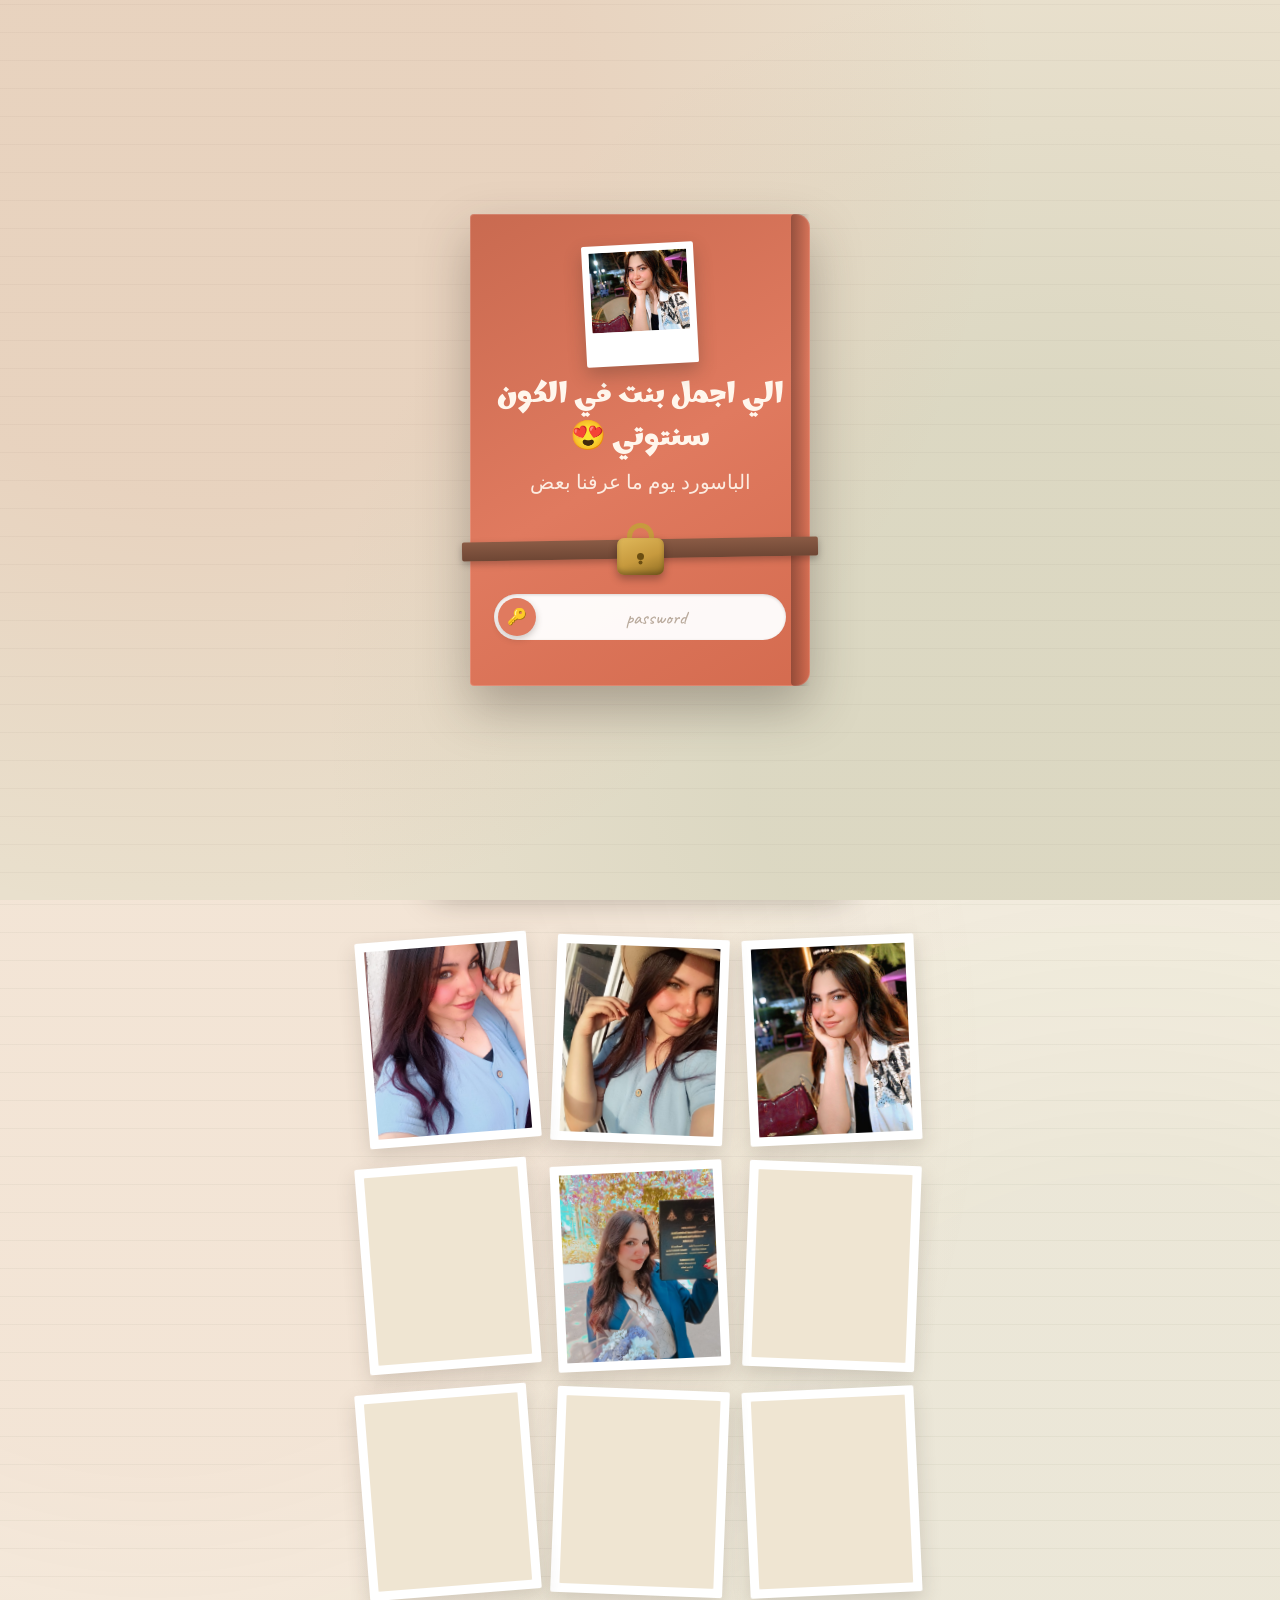
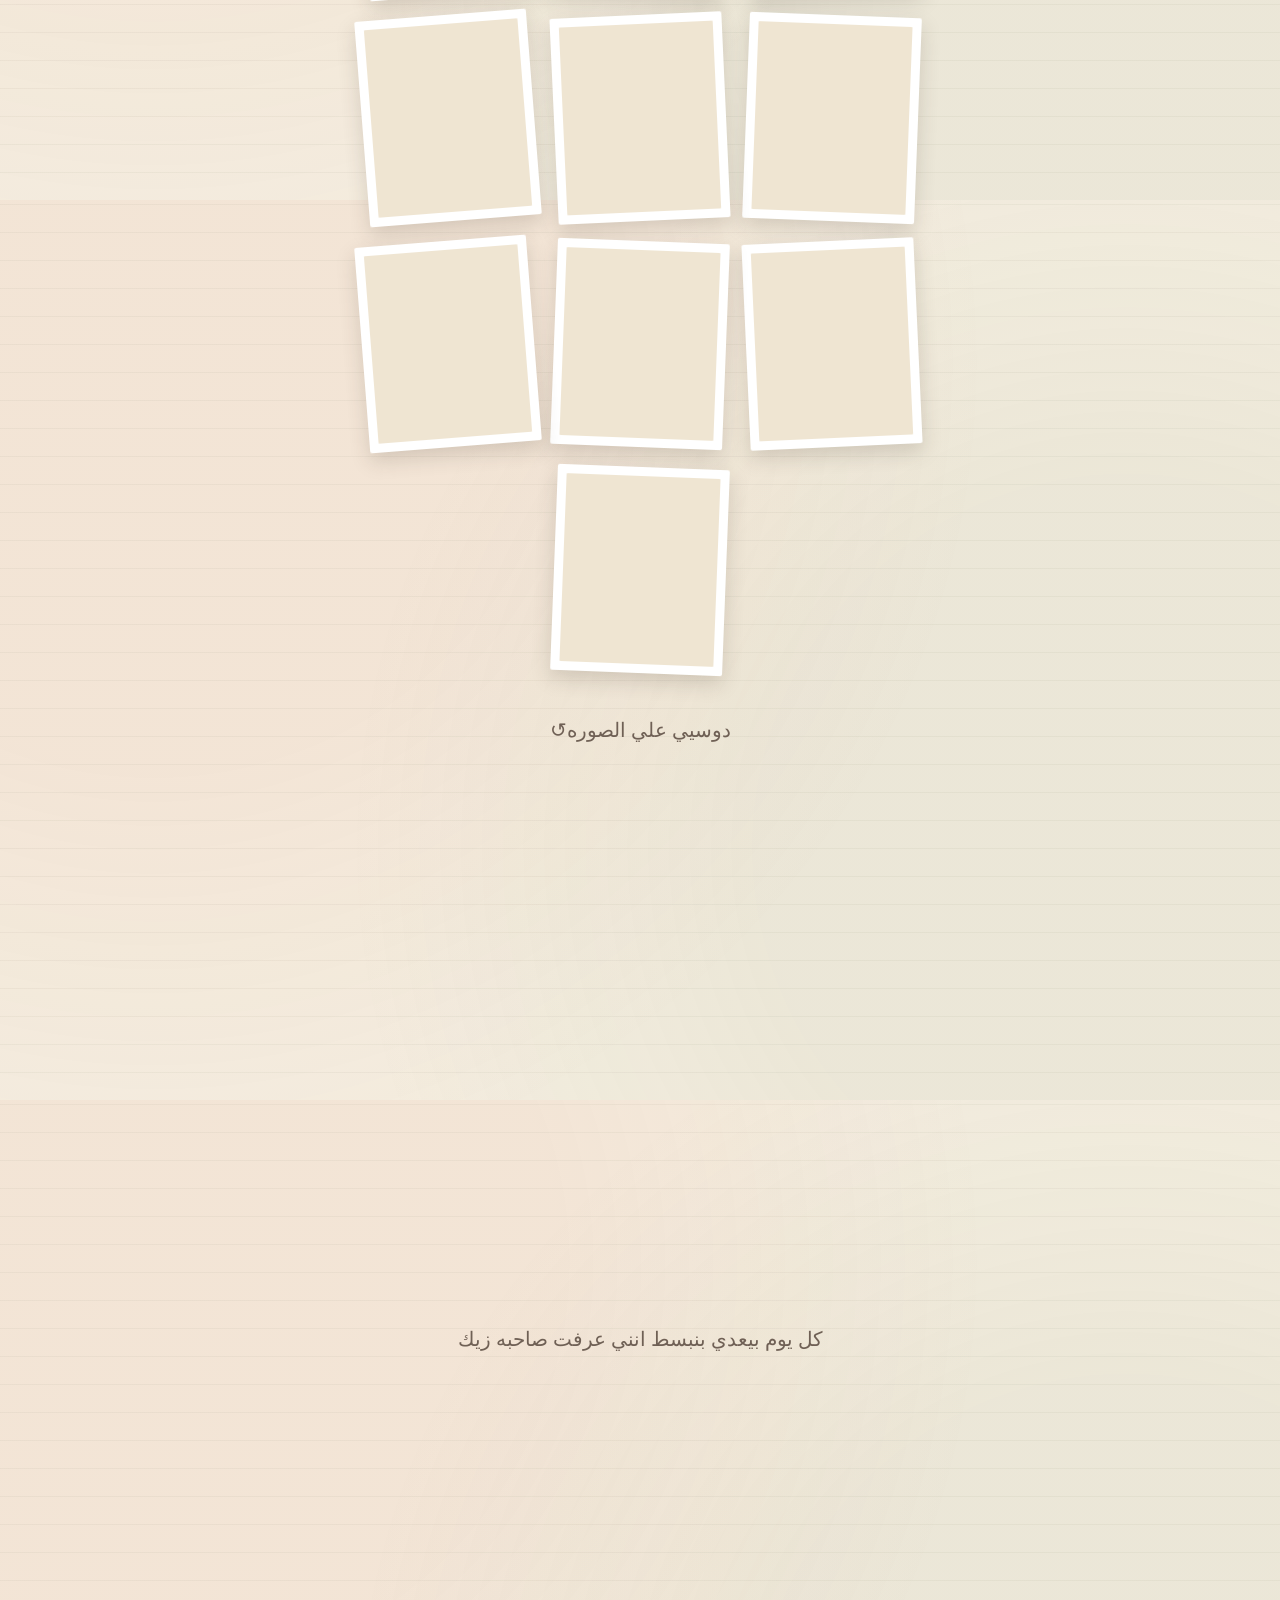
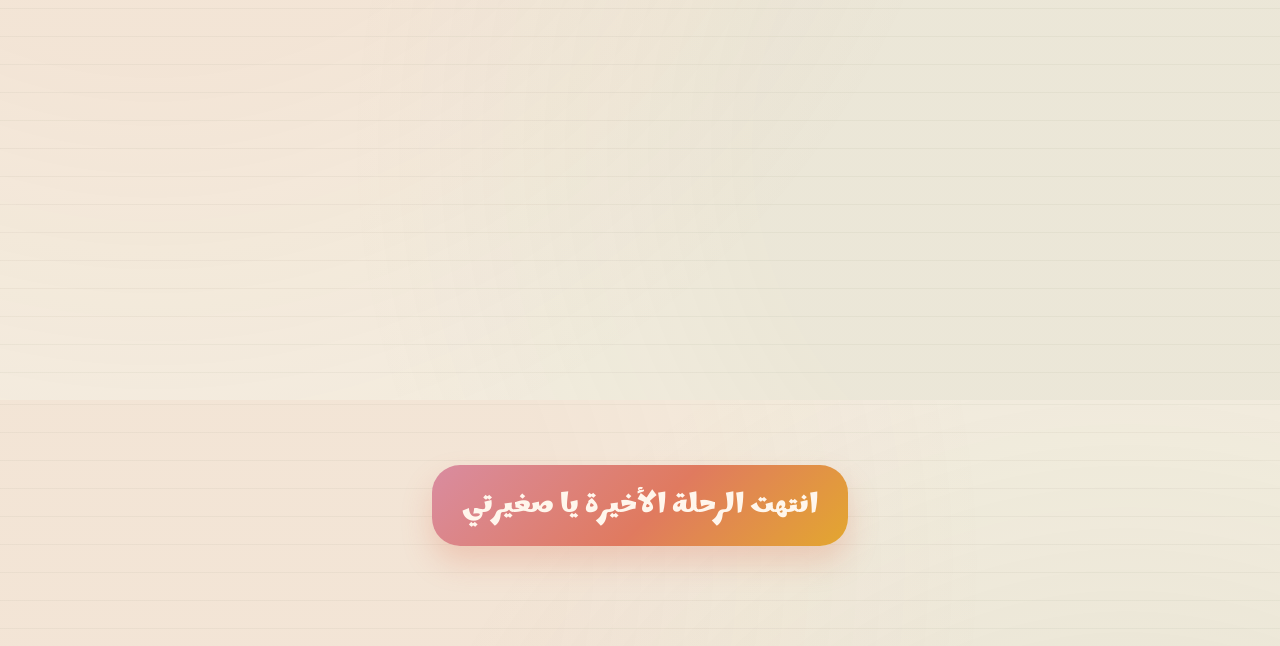
<file: 01_yenfa_any_occasion/index.html>
<!DOCTYPE html>
<html lang="ar" dir="rtl">
<head>
<meta charset="UTF-8">
<meta name="viewport" content="width=device-width, initial-scale=1.0, viewport-fit=cover">
<meta name="referrer" content="no-referrer">
<meta name="robots" content="noindex, nofollow, noarchive, nosnippet">
<title>انا وسنتوتي</title>
<link rel="preconnect" href="https://fonts.googleapis.com">
<link rel="preconnect" href="https://fonts.gstatic.com" crossorigin>
<link href="https://fonts.googleapis.com/css2?family=Marhey:wght@400;600;700&family=Baloo+Bhaijaan+2:wght@400;500;600&family=Caveat:wght@500;700&display=swap" rel="stylesheet">
<link rel="icon" href="data:image/svg+xml,<svg xmlns='http://www.w3.org/2000/svg' viewBox='0 0 100 100'><rect width='100' height='100' fill='%23E07A5F'/><text x='50' y='54' font-size='58' text-anchor='middle' dominant-baseline='middle'>📔</text></svg>">
<style>

:root{
  --paper:#F4EDDF;
  --paper-2:#EFE5D2;
  --card:#FBF7EE;
  --ink:#3A2E26;
  --ink-soft:#6F6055;
  --coral:#E07A5F;
  --rose:#D98CA0;
  --sage:#83A17B;
  --mustard:#E3A72F;
  --tape:rgba(226,199,120,.42);
  --tape-2:rgba(217,140,160,.34);
  --line:rgba(58,46,38,.14);
}
*{box-sizing:border-box;margin:0;padding:0}
html{scroll-behavior:smooth}
body{
  background:var(--paper);
  background-image:
    radial-gradient(circle at 12% 18%, rgba(224,122,95,.07) 0 30%, transparent 62%),
    radial-gradient(circle at 88% 72%, rgba(131,161,123,.08) 0 28%, transparent 60%),
    repeating-linear-gradient(0deg, transparent 0 27px, rgba(58,46,38,.045) 27px 28px);
  color:var(--ink);
  font-family:"Baloo Bhaijaan 2",sans-serif;
  font-size:17px;line-height:1.85;
  overflow-x:hidden;
}
body::before{
  content:"";position:fixed;inset:0;pointer-events:none;z-index:99;
  opacity:.28;mix-blend-mode:multiply;
  background-image:url("data:image/svg+xml,%3Csvg xmlns='http://www.w3.org/2000/svg' width='140' height='140'%3E%3Cfilter id='n'%3E%3CfeTurbulence type='fractalNoise' baseFrequency='.85' numOctaves='3'/%3E%3C/filter%3E%3Crect width='140' height='140' filter='url(%23n)' opacity='.5'/%3E%3C/svg%3E");
}
.wrap{max-width:760px;margin:0 auto;padding:0 20px 90px}
h1,h2,h3{font-family:"Marhey",cursive;font-weight:700;line-height:1.35}
.hand{font-family:"Caveat",cursive;font-size:1.35em;letter-spacing:.3px}

/* ===== washi tape ===== */
.tape{position:absolute;width:118px;height:30px;background:var(--tape);
  box-shadow:0 1px 0 rgba(0,0,0,.05);
  backdrop-filter:saturate(1.2);
  clip-path:polygon(3% 0,97% 4%,100% 96%,2% 100%);}
.tape.pink{background:var(--tape-2)}
.tape.tl{top:-14px;right:12%;transform:rotate(-7deg)}
.tape.tr{top:-14px;left:12%;transform:rotate(6deg)}

/* ===== cover ===== */
.cover{position:relative;padding:66px 0 40px;text-align:center}
.cover-card{position:relative;background:var(--card);border:1px solid var(--line);
  border-radius:3px;padding:52px 28px 44px;
  box-shadow:0 14px 34px rgba(58,46,38,.13), 0 2px 0 rgba(255,255,255,.7) inset;
  opacity:0;transform:translateY(10px) rotate(-.7deg);
  animation:coverIn .55s cubic-bezier(.22,.9,.3,1) .05s forwards}
@keyframes coverIn{to{opacity:1;transform:translateY(0) rotate(-.7deg)}}
.badge{display:inline-block;font-family:"Caveat",cursive;font-size:22px;
  background:var(--mustard);color:#3A2E26;padding:3px 18px;border-radius:20px;
  transform:rotate(2deg);margin-bottom:16px}
.cover h1{font-size:clamp(38px,9vw,66px);letter-spacing:-1px}
.cover h1 em{font-style:normal;color:var(--coral);position:relative}
.cover h1 em::after{content:"";position:absolute;right:0;left:0;bottom:6px;height:9px;
  background:rgba(224,122,95,.24);border-radius:6px;z-index:-1}
.cover p{color:var(--ink-soft);max-width:44ch;margin:14px auto 0}
.doodle{position:absolute;font-family:"Caveat",cursive;color:var(--rose);font-size:26px}
.doodle.a{top:22px;right:24px;transform:rotate(-14deg)}
.doodle.b{bottom:18px;left:26px;transform:rotate(9deg);color:var(--sage)}

/* ===== heart highlights ===== */
.hl-strip{display:flex;gap:15px;overflow-x:auto;padding:30px 2px 16px;
  scrollbar-width:none;-webkit-overflow-scrolling:touch;
  scroll-snap-type:x proximity;
  opacity:0;animation:hlStripIn .55s cubic-bezier(.22,.9,.3,1) .4s forwards}
@keyframes hlStripIn{from{opacity:0;transform:translateY(12px)}to{opacity:1;transform:translateY(0)}}
.hl-strip::-webkit-scrollbar{display:none}
.hl{flex:0 0 auto;width:82px;background:none;border:0;padding:0;cursor:pointer;
  font:inherit;color:inherit;text-align:center;scroll-snap-align:center;
  -webkit-tap-highlight-color:transparent}
.hl-shape{position:relative;width:82px;height:76px;
  transition:transform .26s cubic-bezier(.34,1.3,.5,1)}
.hl:hover .hl-shape,.hl:active .hl-shape{transform:scale(1.07) rotate(-3deg)}
.hl-frame{position:absolute;inset:0;background:#fff;
  filter:drop-shadow(0 4px 7px rgba(58,46,38,.2));
  clip-path:path("M41 74 C41 74 4 52 4 26 C4 11.5 14.5 3 26 3 C33.5 3 39 7.5 41 12.5 C43 7.5 48.5 3 56 3 C67.5 3 78 11.5 78 26 C78 52 41 74 41 74 Z")}
.hl.seen .hl-frame{background:#E2D6C2}
.hl-img{position:absolute;inset:4px;overflow:hidden;
  clip-path:path("M37 66.5 C37 66.5 3 46 3 22 C3 9 12.5 1 23 1 C30 1 35 5 37 9.5 C39 5 44 1 51 1 C61.5 1 71 9 71 22 C71 46 37 66.5 37 66.5 Z")}
.hl-img .ph{width:100%;height:100%}
.hl b{display:block;font-size:12.5px;font-weight:500;margin-top:5px;color:var(--ink-soft);
  white-space:nowrap;overflow:hidden;text-overflow:ellipsis}

/* ===== story viewer ===== */
.viewer{position:fixed;inset:0;z-index:120;background:rgba(30,22,17,.94);
  display:flex;align-items:center;justify-content:center;padding:16px;
  opacity:0;visibility:hidden;transition:opacity .3s,visibility 0s .3s}
.viewer.on{opacity:1;visibility:visible;transition:opacity .3s}
.stage{position:relative;width:min(420px,94vw);height:min(720px,86vh);
  border-radius:14px;overflow:hidden;background:#2B211A;
  box-shadow:0 20px 60px rgba(0,0,0,.5)}
.bars{position:absolute;top:10px;left:10px;right:10px;z-index:4;display:flex;gap:4px}
.bars i{flex:1;height:3px;border-radius:3px;background:rgba(255,255,255,.3);overflow:hidden}
.bars i span{display:block;height:100%;width:0;background:#fff;border-radius:3px}
.bars i.done span{width:100%}
.vhead{position:absolute;top:24px;left:12px;right:12px;z-index:6;
  display:flex;align-items:center;gap:9px;color:#fff}
.vhead .mini{width:30px;height:28px;flex:0 0 auto;
  clip-path:path("M15 27 C15 27 1 19 1 9.5 C1 4 5 1 9.5 1 C12.5 1 14 3 15 5 C16 3 17.5 1 20.5 1 C25 1 29 4 29 9.5 C29 19 15 27 15 27 Z")}
.vhead b{font-size:14px;font-weight:500;flex:1;
  overflow:hidden;text-overflow:ellipsis;white-space:nowrap}
.vhead button{background:none;border:0;color:#fff;font-size:24px;cursor:pointer;
  line-height:1;padding:0 4px}
.slide{position:absolute;inset:0}
.slide::after{content:"";position:absolute;inset:0;
  background:linear-gradient(180deg,rgba(0,0,0,.42) 0 22%,transparent 46%)}
.tapzone{position:absolute;top:0;bottom:0;width:34%;z-index:5;cursor:pointer;
  background:none;border:0;-webkit-tap-highlight-color:transparent}
.tapzone.r{right:0}.tapzone.l{left:0}

/* ===== journey — جمل وتواريخ ===== */
.journey{position:relative;padding:6px 0}
.journey::before{content:'';position:absolute;top:8px;bottom:8px;right:19px;width:0;
  border-right:2px dashed rgba(58,46,38,.22)}
.j-item{position:relative;padding-right:52px;margin-bottom:24px;opacity:0;
  transform:translateX(24px) translateY(12px);
  transition:opacity .55s cubic-bezier(.22,.9,.3,1),transform .65s cubic-bezier(.22,.9,.3,1)}
.j-item.in{opacity:1;transform:none}
.j-item:last-child{margin-bottom:0}
.j-item::before{content:'♡';position:absolute;top:14px;right:5px;
  width:29px;height:29px;display:flex;align-items:center;justify-content:center;
  font-size:14px;color:var(--coral);background:var(--card);
  border:2px solid var(--coral);border-radius:50%;
  box-shadow:0 0 0 4px rgba(224,122,95,.16);z-index:2;
  transform:scale(0) rotate(-40deg);
  transition:transform .5s cubic-bezier(.34,1.6,.5,1) .12s}
.j-item.in::before{transform:scale(1) rotate(0)}
.j-card{background:var(--card);border:1px solid var(--line);border-radius:14px;
  padding:15px 17px 13px;box-shadow:0 10px 24px rgba(58,46,38,.09);
  transition:transform .3s ease,box-shadow .3s ease}
.j-card:hover{transform:translateX(-5px);box-shadow:0 14px 30px rgba(58,46,38,.12)}
.j-card::before{content:'"';font-family:"Caveat",cursive;font-size:2.3em;
  color:var(--tape);line-height:0;position:relative;top:12px;margin-left:4px}
.j-text{font-family:"Caveat",cursive;font-size:1.32em;line-height:1.5;display:inline}
.j-text .w{display:inline-block;opacity:0;transform:translateY(9px);filter:blur(3px);
  transition:opacity .42s ease,transform .42s cubic-bezier(.22,.9,.3,1),filter .42s ease}
.j-item.in .j-text .w{opacity:1;transform:translateY(0);filter:blur(0)}
.j-date{display:inline-flex;align-items:center;gap:5px;margin-top:10px;
  background:rgba(226,199,120,.3);border:1px solid var(--line);border-radius:20px;
  padding:3px 11px;font-size:.62em;font-weight:500;color:var(--ink-soft);
  letter-spacing:.4px;white-space:nowrap;opacity:0;transform:translateY(8px);
  transition:opacity .5s ease,transform .5s ease}
.j-item.in .j-date{opacity:1;transform:translateY(0)}
@media (max-width:480px){
  .journey::before{right:16px}
  .j-item{padding-right:46px;margin-bottom:20px}
  .j-item::before{width:26px;height:26px;font-size:12px;right:3px;top:13px}
  .j-card{padding:13px 14px 11px}
  .j-text{font-size:1.18em}
}

/* ===== ظهور عام بالتمرير ===== */
.rv{opacity:0;transform:translateY(24px);
  transition:opacity .6s cubic-bezier(.22,.9,.3,1),transform .65s cubic-bezier(.22,.9,.3,1)}
.rv.in{opacity:1;transform:translateY(0)}
@media (prefers-reduced-motion:reduce){
  .rv,.j-item,.j-text .w{transform:none !important;filter:none !important}
  .j-item::before{transform:scale(1) rotate(0) !important}
  .cover-card{animation:none !important;opacity:1 !important;transform:rotate(-.7deg) !important}
  .hl-strip{animation:none !important;opacity:1 !important;transform:none !important}
}

/* ===== section head ===== */
.sec{margin-top:64px;position:relative}
.sec-h{display:flex;align-items:center;gap:12px;margin-bottom:22px}
.sec-h h2{font-size:27px}
.sec-h i{flex:1;height:1px;background:var(--line)}
.pin{width:13px;height:13px;border-radius:50%;background:var(--coral);
  box-shadow:0 0 0 3px rgba(224,122,95,.22)}

/* ===== chat ===== */
.chat{background:var(--card);border:1px solid var(--line);border-radius:14px;
  padding:22px 18px;box-shadow:0 12px 30px rgba(58,46,38,.12);position:relative;
  max-width:840px;margin:0 auto}
.chat-top{display:flex;align-items:center;gap:11px;padding-bottom:14px;
  border-bottom:1px dashed var(--line);margin-bottom:18px}
.av{width:96px;height:96px;border-radius:50%;background:var(--rose);color:#fff;
  display:flex;align-items:center;justify-content:center;font-family:"Marhey";font-size:17px;
  overflow:hidden;border:2px solid rgba(255,255,255,.8);box-shadow:0 6px 16px rgba(224,122,95,.25)}
.av img{width:100%;height:100%;object-fit:cover;display:block}
.chat-top b{font-weight:600;font-size:16px}
.chat-top small{display:block;color:var(--sage);font-size:13px;line-height:1.2}
.msg-row{display:flex;align-items:flex-end;gap:10px;margin-bottom:11px}
/* الرسالة الثالثة: الأفاتار على الشمال والرسالة على يمينه */
.msg-row.me{justify-content:flex-start;direction:ltr}
.msg-thumb{width:52px;height:52px;min-width:52px;border-radius:50%;
  object-fit:cover;border:2px solid rgba(255,255,255,.75);
  box-shadow:0 6px 14px rgba(58,46,38,.12);background:var(--paper-2)}
.msg{max-width:78%;padding:11px 17px;border-radius:20px 20px 20px 5px;
  background:var(--paper-2);font-size:16px;line-height:1.6;
  opacity:0;transform:translateY(14px);transition:opacity .45s,transform .45s;
  word-break:break-word}
.msg.on{opacity:1;transform:none}
.msg.me{margin:0;direction:rtl;background:var(--coral);color:#fff;
  border-radius:20px 20px 5px 20px}
.msg-row.me .msg-thumb{order:0}
.msg-row.me .msg{order:1}
.typing{display:flex;gap:5px;padding:14px 18px;width:max-content;
  background:var(--paper-2);border-radius:20px 20px 20px 5px;margin-bottom:11px}
.typing i{width:7px;height:7px;border-radius:50%;background:var(--ink-soft);
  animation:bob 1.15s infinite}
.typing i:nth-child(2){animation-delay:.16s}
.typing i:nth-child(3){animation-delay:.32s}
@keyframes bob{0%,60%,100%{opacity:.28;transform:translateY(0)}30%{opacity:1;transform:translateY(-5px)}}
.hidden{display:none}

@media (max-width:520px){
  .chat{padding:18px 14px}
  .chat-top .av{width:78px;height:78px}
  .msg-row{gap:8px}
  .msg-thumb{width:42px;height:42px;min-width:42px}
  .msg{max-width:82%;font-size:15px}
}

/* ===== polaroids ===== */
.scatter{display:flex;flex-wrap:wrap;gap:20px;justify-content:center;padding-top:8px}
.pol{width:172px;height:206px;perspective:1000px;background:none;border:0;padding:0;cursor:pointer}
.pol:nth-child(odd){transform:rotate(-2.6deg)}
.pol:nth-child(even){transform:rotate(2.2deg)}
.pol:nth-child(3n){transform:rotate(-4.5deg)}
.pol-in{position:relative;width:100%;height:100%;transition:transform .62s cubic-bezier(.4,.1,.2,1);
  transform-style:preserve-3d}
.pol.flip .pol-in{transform:rotateY(180deg)}
.face{position:absolute;inset:0;backface-visibility:hidden;background:#fff;
  border-radius:2px;padding:9px;
  box-shadow:0 8px 20px rgba(58,46,38,.17)}
.face .ph{height:100%;border-radius:1px;display:flex;align-items:center;
  justify-content:center;font-family:"Marhey";font-size:30px;color:rgba(255,255,255,.85)}
.back{transform:rotateY(180deg);background:var(--card);padding:20px 16px;
  display:flex;flex-direction:column;justify-content:center;text-align:center;gap:8px}
.back .d{font-family:"Baloo Bhaijaan 2",sans-serif;font-weight:500;font-size:12.5px;
  color:var(--ink-soft);letter-spacing:.3px}
.back .t{font-family:"Caveat",cursive;font-size:23px;line-height:1.5;color:var(--ink);
  overflow-wrap:anywhere;padding-bottom:2px;
  display:-webkit-box;-webkit-box-orient:vertical;-webkit-line-clamp:6;
  line-clamp:6;overflow:hidden}
.hint{text-align:center;font-family:"Caveat",cursive;font-size:20px;
  color:var(--ink-soft);margin-top:18px}

/* ===== cassette ===== */
.tape-player{background:#2F2A26;border-radius:14px;padding:22px;color:#F4EDDF;
  box-shadow:0 16px 34px rgba(47,42,38,.32);position:relative;overflow:hidden}
.tape-label{background:var(--card);border-radius:5px;padding:16px 18px;color:var(--ink);
  display:flex;align-items:center;gap:16px}
.disc{width:64px;height:64px;min-width:64px;border-radius:50%;position:relative;
  overflow:hidden;border:3px solid #2F2A26;
  box-shadow:0 4px 12px rgba(47,42,38,.3)}
.disc .ph{position:absolute;inset:0;background:var(--rose)}
.disc::after{content:"";position:absolute;top:50%;left:50%;width:16px;height:16px;
  border-radius:50%;translate:-50% -50%;background:var(--card);
  border:3px solid #2F2A26;z-index:2}
.disc::before{content:"";position:absolute;inset:6px;border-radius:50%;z-index:1;
  border:1px dashed rgba(255,255,255,.35)}
.spin{animation:sp 4.5s linear infinite;will-change:transform}
@keyframes sp{to{transform:rotate(360deg)}}
.tape-meta{text-align:center;flex:1;min-width:0}
.tape-meta b{display:block;font-family:"Marhey";font-size:18px;white-space:nowrap;
  overflow:hidden;text-overflow:ellipsis}
.tape-meta small{color:var(--ink-soft);font-size:13px}
.controls{display:flex;align-items:center;justify-content:center;gap:22px;margin-top:20px}
.ctl{width:46px;height:46px;border-radius:50%;border:1px solid rgba(244,237,223,.28);
  background:transparent;color:#F4EDDF;font-size:17px;cursor:pointer;
  display:flex;align-items:center;justify-content:center;transition:.2s}
.ctl:hover{background:rgba(244,237,223,.13)}
.ctl.big{width:60px;height:60px;background:var(--mustard);color:#2F2A26;border:0;font-size:21px}
.bar{height:5px;background:rgba(244,237,223,.2);border-radius:6px;margin-top:18px;
  position:relative;cursor:pointer}
.bar span{display:block;height:100%;width:0;background:var(--mustard);border-radius:6px}
.times{display:flex;justify-content:space-between;margin-top:6px;
  font-size:11px;color:rgba(244,237,223,.55);font-variant-numeric:tabular-nums}

/* ===== الشريط المصغر (ثابت تحت الشاشة) ===== */
.mini-player{position:fixed;left:50%;bottom:14px;translate:-50% 0;z-index:90;
  width:calc(100% - 28px);max-width:420px;
  background:rgba(58,46,38,.94);backdrop-filter:blur(14px);-webkit-backdrop-filter:blur(14px);
  border-radius:20px;padding:10px 14px 11px;box-shadow:0 12px 32px rgba(58,46,38,.35);
  transition:transform .4s cubic-bezier(.5,.05,.2,1),opacity .35s ease}
.mini-player.mp-hidden{transform:translate(-50%,150%);opacity:0;pointer-events:none}
.mp-row{display:flex;align-items:center;gap:10px}
.mp-disc{width:36px;height:36px;min-width:36px;border-radius:50%;position:relative;
  overflow:hidden;border:2px solid #2F2A26;background:var(--rose);flex:0 0 auto}
.mp-disc .ph{position:absolute;inset:0}
.mp-disc .ph img{width:100%;height:100%;object-fit:cover;display:block}
.mp-disc::after{content:"";position:absolute;top:50%;left:50%;width:9px;height:9px;
  border-radius:50%;translate:-50% -50%;background:var(--card);border:2px solid #2F2A26}

/* اسم الأغنية — مساحته محرّرة من أي أزرار زيادة، وبيتحرك لوحده لو طويل */
.mp-info{flex:1;min-width:0;overflow:hidden;
  -webkit-mask-image:linear-gradient(90deg,transparent 0,#000 8px,#000 calc(100% - 8px),transparent 100%);
  mask-image:linear-gradient(90deg,transparent 0,#000 8px,#000 calc(100% - 8px),transparent 100%)}
.mp-info b{font-family:"Marhey";font-size:13.5px;color:#F4EDDF;
  white-space:nowrap;display:inline-block;padding-inline-end:2px}
.mp-info b.mp-scroll{animation:mpSlide 9s linear infinite}
@keyframes mpSlide{
  0%,12%{transform:translateX(0)}
  88%,100%{transform:translateX(var(--mp-slide,0px))}
}
.mp-info small{display:block;color:rgba(244,237,223,.55);font-size:10.5px;margin-top:1px}

.mp-ctl{width:28px;height:28px;min-width:28px;border-radius:50%;border:0;
  background:rgba(244,237,223,.13);color:#F4EDDF;font-size:12px;cursor:pointer;
  display:flex;align-items:center;justify-content:center;flex:0 0 auto;transition:.2s}
.mp-ctl:hover{background:rgba(244,237,223,.22)}
.mp-ctl.mp-play{width:33px;height:33px;min-width:33px;background:var(--mustard);color:#2F2A26}

/* زرار القفل بقى تاب صغير فوق الشريط، مش داخل صف التحكم */
.mp-close{position:absolute;top:-11px;left:50%;translate:-50% 0;
  width:26px;height:26px;border-radius:50%;border:2px solid var(--paper);
  background:#3A2E26;color:rgba(244,237,223,.75);font-size:11px;cursor:pointer;
  display:flex;align-items:center;justify-content:center;transition:.2s}
.mp-close:hover{color:#F4EDDF;background:var(--coral-d,#C05C42)}

.mp-bar{height:3px;background:rgba(244,237,223,.18);border-radius:4px;margin-top:9px;
  cursor:pointer}
.mp-bar span{display:block;height:100%;width:0;background:var(--mustard);border-radius:4px;
  transition:width .12s linear}

/* زرار صغير لإرجاع الشريط بعد ما يتقفل */
.mp-reopen{position:fixed;left:50%;bottom:14px;translate:-50% 150%;z-index:90;
  width:50px;height:50px;border-radius:50%;border:0;background:var(--coral);
  color:#FFF6EC;font-size:19px;cursor:pointer;box-shadow:0 10px 24px rgba(224,122,95,.4);
  display:flex;align-items:center;justify-content:center;
  transition:translate .4s cubic-bezier(.5,.05,.2,1),opacity .3s ease;opacity:0;pointer-events:none}
.mp-reopen.mp-show{translate:-50% 0;opacity:1;pointer-events:auto}
@media (max-width:480px){.mini-player{bottom:10px;padding:9px 12px 10px}}

/* ===== counter ===== */
.count{display:grid;grid-template-columns:repeat(4,1fr);gap:12px;text-align:center}
.count div{background:var(--card);border:1px solid var(--line);border-radius:10px;
  padding:16px 6px;box-shadow:0 6px 16px rgba(58,46,38,.08)}
.count b{display:block;font-family:"Marhey";font-size:30px;color:var(--coral);line-height:1.2}
.count small{font-size:13px;color:var(--ink-soft)}

/* ===== note + scratch ===== */
.scratch-stage{position:relative;width:min(400px,100%);margin:0 auto;
  border-radius:14px;overflow:hidden;background:#FFFDF6;
  border:1px solid var(--line);
  box-shadow:0 18px 44px rgba(58,46,38,.16)}
/* ورق مسطّر — المسافة بين السطور 35px ونفسها line-height
   عشان الكلام يقعد على الخطوط بالظبط */
.letter-inner{padding:34px 26px 30px;min-height:340px;
  background:
    repeating-linear-gradient(transparent,transparent 34px,rgba(224,122,95,.18) 35px),
    #FFFDF6}
.letter-inner .salut{font-family:"Marhey",cursive;font-size:clamp(28px,7vw,38px);
  color:var(--coral);font-weight:700;margin-bottom:16px;text-align:center;
  line-height:1.35;overflow-wrap:anywhere}
.letter-inner .body-text{font-family:"Caveat",cursive;font-size:23px;color:#5A4636;
  line-height:35px;text-align:center;overflow-wrap:anywhere;white-space:pre-wrap}
.letter-inner .sign{font-family:"Caveat",cursive;font-size:26px;color:var(--coral);
  text-align:left;margin-top:18px}
#scratchCanvas{position:absolute;inset:0;width:100%;height:100%;
  touch-action:none;cursor:crosshair;z-index:5}
.scratch-hint{position:absolute;inset:0;z-index:6;pointer-events:none;
  display:flex;flex-direction:column;align-items:center;justify-content:center;gap:8px;
  color:#FFF6EC;font-weight:600;font-size:16px;
  text-shadow:0 2px 10px rgba(58,46,38,.6);transition:opacity .5s ease}
.scratch-hint .finger{font-size:2.1em;animation:rub 1.4s ease-in-out infinite}
@keyframes rub{0%,100%{transform:translateX(-18px) rotate(-8deg)}50%{transform:translateX(18px) rotate(8deg)}}
.scratch-stage.done #scratchCanvas{opacity:0;pointer-events:none;transition:opacity .8s ease}
.scratch-stage.done .scratch-hint{opacity:0}
/* ===== story card ===== */
.share-zone{text-align:center;margin-top:64px}
.share-btn{background:var(--coral);color:#FFF6EC;border:0;border-radius:28px;
  padding:14px 30px;cursor:pointer;font-family:"Baloo Bhaijaan 2";font-size:16px;
  font-weight:500;box-shadow:0 8px 20px rgba(224,122,95,.32);transition:.2s}
.share-btn:hover{transform:translateY(-2px);box-shadow:0 12px 26px rgba(224,122,95,.4)}
.share-btn:active{transform:translateY(1px)}

.final-cta{display:flex;justify-content:center;margin:26px 0 10px}
.final-btn{border:0;border-radius:28px;padding:16px 30px;cursor:pointer;
  font-family:"Marhey",cursive;font-size:clamp(21px,5vw,28px);font-weight:700;
  color:#FFF6EC;background:linear-gradient(135deg,#D98CA0 0%,#E07A5F 54%,#E3A72F 100%);
  box-shadow:0 16px 30px rgba(224,122,95,.28);transition:transform .2s ease, box-shadow .2s ease}

.cardModal{position:fixed;inset:0;z-index:130;background:rgba(30,22,17,.9);
  display:flex;flex-direction:column;align-items:center;justify-content:center;
  gap:16px;padding:20px;opacity:0;visibility:hidden;
  transition:opacity .3s ease,visibility 0s .3s}
.cardModal.on{opacity:1;visibility:visible;transition:opacity .3s ease}
.cardModal img{max-width:min(320px,80vw);max-height:62vh;border-radius:12px;
  box-shadow:0 20px 50px rgba(0,0,0,.5);background:var(--paper)}
.card-acts{display:flex;gap:10px;flex-wrap:wrap;justify-content:center;align-items:center}
.card-acts button{border:0;border-radius:24px;padding:11px 22px;cursor:pointer;
  font-family:"Baloo Bhaijaan 2";font-size:15px;font-weight:500;transition:.18s}
.card-acts button:hover{transform:translateY(-2px)}
.act-main{background:var(--coral);color:#FFF6EC}
.act-alt{background:rgba(244,237,223,.16);color:#F4EDDF;
  border:1px solid rgba(244,237,223,.3) !important}
#closeCard{width:40px;height:40px;min-width:40px;padding:0 !important;
  border-radius:50%;font-size:18px;line-height:1;
  display:flex;align-items:center;justify-content:center}
.card-note{font-family:"Caveat",cursive;font-size:17px;color:rgba(244,237,223,.7);
  text-align:center;max-width:300px}
#cardCanvas{display:none}
/* ===== حالات الفراغ =====
   أي قسم مالوش داتا مابيتطبعش أصلاً من السيرفر (Jinja if)،
   فمفيش عناوين معلّقة على فراغ. */
.media-ph{background:var(--paper-2)}
img.ph-img{width:100%;height:100%;object-fit:cover;display:block;border-radius:inherit}
.hl-img img{width:100%;height:100%;object-fit:cover;display:block}
.disc .ph img{width:100%;height:100%;object-fit:cover;display:block}


/* ===== local password gate ===== */
body.gate-locked{height:100vh;overflow:hidden}
.password-gate{position:fixed;inset:0;z-index:300;display:flex;justify-content:center;align-items:center;padding:max(16px,env(safe-area-inset-top)) 18px max(16px,env(safe-area-inset-bottom));background:#E9E0CD;background-image:radial-gradient(circle at 16% 14%,rgba(224,122,95,.13) 0 28%,transparent 60%),radial-gradient(circle at 84% 80%,rgba(131,161,123,.13) 0 26%,transparent 58%),repeating-linear-gradient(0deg,transparent 0 27px,rgba(58,46,38,.04) 27px 28px);transition:opacity .45s ease,visibility .45s ease}
.password-gate.off{opacity:0;visibility:hidden;pointer-events:none}
.gate-book{position:relative;display:flex;width:min(340px,88vw);min-height:min(448px,88vh);margin:auto;transition:opacity .45s ease,transform .45s ease}
.gate-book.leaving{opacity:0;transform:scale(.97)}
.gate-book.shake{animation:gateShakeBook .5s ease}
@keyframes gateShakeBook{0%,100%{transform:translateX(0)}20%{transform:translateX(-9px) rotate(-.6deg)}40%{transform:translateX(8px) rotate(.6deg)}60%{transform:translateX(-6px)}80%{transform:translateX(5px)}}
.gate-cover{position:relative;flex:1;min-width:0;display:flex;flex-direction:column;align-items:center;text-align:center;color:#FFF6EC;padding:clamp(16px,4.5vh,24px) clamp(16px,5vw,24px) clamp(14px,3vh,18px);border-radius:4px 14px 14px 4px;background:linear-gradient(150deg,#C96A50,#E07A5F 52%,#D46B4F);box-shadow:0 22px 50px rgba(58,46,38,.34),inset 0 0 0 1px rgba(255,255,255,.16)}
.gate-cover::before{content:'';position:absolute;top:0;bottom:0;right:0;width:19px;border-radius:4px 0 0 4px;background:linear-gradient(90deg,rgba(0,0,0,.3),transparent)}
.gate-head{flex:1;width:100%;display:flex;flex-direction:column;align-items:center;justify-content:center;gap:6px;padding:6px 0;position:relative;z-index:2}
.gate-snap{flex:0 0 auto;background:#fff;padding:7px 7px 0;border-radius:2px;transform:rotate(-3deg);box-shadow:0 8px 18px rgba(58,46,38,.3);margin-bottom:4px}
.gate-ph{width:clamp(70px,26vw,98px);aspect-ratio:1.22;overflow:hidden;border-radius:1px;background:linear-gradient(140deg,#E9C6B7,#D9A08C)}
.gate-ph img{width:100%;height:100%;object-fit:cover;display:block}.gate-cp{font-family:'Caveat',cursive;font-size:15px;color:#6F6055;padding:2px 0 4px}
.gate-cover h1,.gate-cover .gate-sub{max-width:100%;overflow-wrap:anywhere;word-break:break-word}.gate-cover h1{font-family:'Marhey',cursive;font-weight:700;font-size:clamp(21px,6.2vw,29px);line-height:1.45;padding-bottom:2px}.gate-sub{font-family:'Caveat',cursive;font-size:clamp(16px,4.6vw,20px);line-height:1.5;opacity:.92;padding-bottom:2px}
.gate-band{position:relative;flex:0 0 auto;width:100%;height:54px;margin:clamp(8px,2vh,16px) 0 clamp(10px,2.4vh,18px)}
.gate-strap{position:absolute;top:50%;left:clamp(-32px,-5vw,-24px);right:clamp(-32px,-5vw,-24px);height:19px;z-index:2;border-radius:2px;transform:translateY(-50%) rotate(-1deg);background:linear-gradient(180deg,#8A5B45,#6E4634);box-shadow:0 3px 7px rgba(0,0,0,.26);transition:transform .8s cubic-bezier(.5,.05,.2,1),opacity .6s ease .25s}.gate-book.unlocked .gate-strap{transform:translateY(-50%) rotate(-1deg) scaleX(0);opacity:0}
.gate-lock{position:absolute;top:50%;left:50%;width:50px;z-index:3;transform:translate(-50%,-50%);transition:transform .85s cubic-bezier(.4,.1,.2,1),opacity .5s ease .4s}.gate-book.unlocked .gate-lock{transform:translate(-50%,calc(-50% + 34px)) rotate(-24deg);opacity:0}.gate-shackle{width:27px;height:20px;margin:0 auto -5px;border:5px solid #C79A3E;border-bottom:0;border-radius:14px 14px 0 0;transform-origin:right bottom;transition:transform .5s cubic-bezier(.5,-.4,.3,1.5)}.gate-book.unlocked .gate-shackle{transform:rotate(-42deg) translateY(-4px)}.gate-lock-body{width:47px;height:37px;margin:0 auto;border-radius:7px;background:linear-gradient(160deg,#E0B85A,#C79A3E 55%,#8E6C22);box-shadow:inset 0 -3px 5px rgba(0,0,0,.25),0 4px 9px rgba(0,0,0,.3);display:flex;align-items:center;justify-content:center}.gate-lock-body i{width:7px;height:7px;border-radius:50%;background:#6B4E12;box-shadow:0 6px 0 -1.5px #6B4E12}
.gate-form{flex:0 0 auto;width:100%;position:relative;z-index:4}.gate-row{position:relative}.gate-row input{width:100%;height:46px;border:0;border-radius:23px;padding:0 18px 0 50px;font-family:'Caveat',cursive;font-size:23px;font-weight:600;color:#3A2E26;text-align:center;letter-spacing:.5px;background:rgba(255,255,255,.96);outline:none;appearance:none;box-shadow:inset 0 1px 3px rgba(58,46,38,.18);transition:box-shadow .2s ease}.gate-row input:focus{box-shadow:inset 0 1px 3px rgba(58,46,38,.18),0 0 0 3px rgba(255,255,255,.5)}.gate-row input::placeholder{color:#B9AA9C;font-size:19px;font-weight:500;letter-spacing:0}.gate-key{position:absolute;left:4px;top:4px;width:38px;height:38px;border:0;border-radius:50%;cursor:pointer;background:#E07A5F;font-size:16px;line-height:1;display:flex;align-items:center;justify-content:center;box-shadow:0 3px 7px rgba(58,46,38,.26);transition:transform .18s ease}.gate-key:hover{transform:scale(1.07)}.gate-key:active{transform:scale(.94)}.gate-error{min-height:22px;margin-top:6px;font-family:'Caveat',cursive;font-size:18px;line-height:1.3;color:#FFE2DC;overflow-wrap:anywhere}.gate-error b{display:inline-block;max-width:100%;padding:2px 14px;border-radius:14px;font-weight:400;background:rgba(120,30,22,.42)}
@media (max-height:560px){.gate-snap{display:none}.gate-band{height:46px}}

</style>
</head>
<body class="gate-locked">

<div class="password-gate" id="passwordGate">
  <form class="gate-book" id="gateBook" autocomplete="off">
    <div class="gate-cover">
      <div class="gate-head">
        <div class="gate-snap">
          <div class="gate-ph"><img src="external_assets/2.jpg" alt="" referrerpolicy="no-referrer"></div>
          <div class="gate-cp">&nbsp;</div>
        </div>
        <h1>الي اجمل بنت في الكون سنتوتي 😍</h1>
        <p class="gate-sub">الباسورد يوم ما عرفنا بعض</p>
      </div>
      <div class="gate-band">
        <div class="gate-strap"></div>
        <div class="gate-lock"><div class="gate-shackle"></div><div class="gate-lock-body"><i></i></div></div>
      </div>
      <div class="gate-form">
        <div class="gate-row">
          <input type="text" id="gatePassword" placeholder="password" aria-label="password" required autocomplete="off" autocapitalize="off" autocorrect="off" spellcheck="false" enterkeyhint="go" maxlength="200">
          <button type="submit" class="gate-key" aria-label="unlock">🔑</button>
        </div>
        <div class="gate-error" id="gateError"></div>
      </div>
    </div>
  </form>
</div>

<div class="wrap">

  <!-- ============ الغلاف ============ -->
  
  <div class="cover">
    <div class="cover-card">
      <span class="tape tl"></span><span class="tape pink tr"></span>
      <span class="badge">بحبككك</span>
      <h1>انا وسنتوتي</h1>
      <p>بقالنا سنتين سوا بجد يا احلي و اجمل بسبوسه  انا عرفتهافي حياتي 💞ا</p>
    </div>
  </div>
  

  <!-- ============ الهايلايتس ============ -->
  
  <div class="hl-strip" id="strip"></div>
  

  <!-- ============ الرحلة ============ -->
  
  <section class="sec">
    <div class="journey" id="journey"></div>
  </section>
  

  <!-- ============ صور من الدرج ============ -->
  
  <section class="sec">
    <div class="scatter" id="scatter"></div>
    <p class="hint">دوسيي علي الصوره↺</p>
  </section>
  

  <!-- ============ الشريط ============ -->
  
  <section class="sec">
    <div class="tape-player">
      <div class="tape-label">
        <div class="disc" id="disc">
          <div class="ph" id="discPh">
            
            <img src="external_assets/2a5c06f996d1.jpg" alt="" loading="lazy" decoding="async"
                 referrerpolicy="no-referrer">
            
          </div>
        </div>
        <div class="tape-meta">
          <b id="tname"></b>
          <small id="tnum"></small>
        </div>
      </div>
      <div class="controls">
        <button class="ctl" id="prev" type="button" aria-label="السابق">‹‹</button>
        <button class="ctl big" id="play" type="button" aria-label="تشغيل">▶</button>
        <button class="ctl" id="next" type="button" aria-label="التالي">››</button>
      </div>
      <div class="bar" id="bar"><span id="fill"></span></div>
      <div class="times"><span id="tcur">0:00</span><span id="ttot">0:00</span></div>
    </div>
  </section>
  

  <!-- ============ العداد ============ -->
  
  <section class="sec">
    <div class="sec-h"><span class="pin"></span><h2>يوم ما عرفتك</h2><i></i></div>
    <div class="count" id="counter" data-start="2025-02-03">
      <div><b id="d">0</b><small>يوم</small></div>
      <div><b id="h">0</b><small>ساعة</small></div>
      <div><b id="m">0</b><small>دقيقة</small></div>
      <div><b id="s">0</b><small>ثانية</small></div>
    </div>
    
    <p class="hint" style="margin-top:14px">كل يوم بيعدي بنبسط انني عرفت صاحبه زيك</p>
    
  </section>
  

  <!-- ============ الرسالة المخربشة ============ -->
  
  <section class="sec">
    <div class="scratch-stage" id="scratchStage">
      <div class="letter-inner">
        
        <div class="salut">انا وسنتوتي</div>
        
        <div class="body-text">بصي بقا انا عايز اقولك انك بجد اقرب حد ليا بحسك اقرب ليا من نفسي انتي غاليه عندي اوي انتي بنتي وحبيبتي واكتر حد بموت فيه عايزك معايا دايما وربنا يخليكي ليا عمتا انتي اجمل واحن واجدع سنتوت انا شوفتهاا و ربنا يخلينا لبعض ياروحي ❤️</div>
      </div>
      <canvas id="scratchCanvas"></canvas>
      <div class="scratch-hint" id="scratchHint">
        <span class="finger">👆</span>
        
      </div>
    </div>
  </section>
  

  <!-- ============ الشات ============ -->
  
  <section class="sec">
    <div class="chat" id="chat">
      <span class="tape" style="top:-13px;right:16%;transform:rotate(-6deg)"></span>
      <div class="chat-top">
        <div class="av"><img src="external_assets/gg.jpg" alt="B" referrerpolicy="no-referrer"></div>
        <div>
          <b>💖𝒎𝒂𝒅𝒎𝒐𝒅𝒚💖</b>
          
          <small>online </small>
        </div>
      </div>
      <div id="stream"></div>
    </div>
  </section>
  

  <!-- ============ بطاقة الستوري ============ -->
  
  
  <div class="final-cta">
    <button class="final-btn" type="button">انتهت الرحلة الأخيرة يا صغيرتي</button>
  </div>

</div>

<!-- عارض الستوري -->

<div class="viewer" id="viewer">
  <div class="stage" id="stage">
    <div class="slide" id="slide"></div>
    <div class="bars" id="bars"></div>
    <div class="vhead">
      <span class="mini" id="mini"></span>
      <b id="vname"></b>
      <button id="closeV" type="button" aria-label="close">×</button>
    </div>
    <button class="tapzone r" id="prevS" type="button" aria-label="السابق"></button>
    <button class="tapzone l" id="nextS" type="button" aria-label="التالي"></button>
  </div>
</div>


<audio id="song" preload="none"></audio>


<div class="mini-player" id="miniPlayer">
  <button class="mp-close" id="miniClose" type="button" aria-label="قفلي الشريط">✕</button>
  <div class="mp-row">
    <div class="mp-disc" id="miniDisc">
      <div class="ph">
        
        <img src="external_assets/2e73e85c7805.jpg" alt="" loading="lazy" decoding="async" referrerpolicy="no-referrer">
        
      </div>
    </div>
    <div class="mp-info">
      <b id="miniName"></b>
      <small id="miniNum"></small>
    </div>
    <button class="mp-ctl" id="miniPrev" type="button" aria-label="السابق">‹‹</button>
    <button class="mp-ctl mp-play" id="miniPlay" type="button" aria-label="تشغيل">▶</button>
    <button class="mp-ctl" id="miniNext" type="button" aria-label="التالي">››</button>
  </div>
  <div class="mp-bar" id="miniBar"><span id="miniFill"></span></div>
</div>
<button class="mp-reopen" id="miniReopen" type="button" aria-label="افتحي الشريط">🎵</button>


<canvas id="cardCanvas" width="1080" height="1920"></canvas>
<div class="cardModal" id="cardModal">
  <img id="cardImg" alt="بطاقة">
  <div class="card-acts">
    <button class="act-main" id="shareCard" type="button">Share</button>
    <button class="act-alt" id="saveCard" type="button">Save</button>
    <button class="act-alt" id="againCard" type="button">↺ واحدة تانية</button>
    <button class="act-alt" id="closeCard" type="button" aria-label="close">×</button>
  </div>
  <p class="card-note" id="cardNote"></p>
</div>


<script nonce="sRBur-1zJZ3e94o8QyBXoQ" type="application/json" id="dHlCaps">[]</script>
<script nonce="sRBur-1zJZ3e94o8QyBXoQ" type="application/json" id="dHlPhotos">[]</script>
<script nonce="sRBur-1zJZ3e94o8QyBXoQ" type="application/json" id="dPhotos">["external_assets/2.jpg","external_assets/2a5c06f996d1.jpg","external_assets/2e73e85c7805.jpg","external_assets/32848b0ddfe8.jpg","external_assets/347efe3f448f.jpg","external_assets/51284590cee4.jpg","external_assets/6bd30b55a3d2.jpg","external_assets/6dfce7bc89a7.jpg","external_assets/7ba92d1ce82a.jpg","external_assets/8738f4c5e6e4.jpg","external_assets/89b13782e983.jpg","external_assets/95e4f681ce16.jpg","external_assets/a59f3e2fd88d.jpg","external_assets/acd2e0e89e1c.jpg","external_assets/b8f521e15260.jpg","external_assets/ca855e13e9cc.jpg","external_assets/d3a54ac585f2.jpg","external_assets/d3bd20014547.jpg","external_assets/dfc2a9df344e.jpg","external_assets/e60badb2fb2b.jpg"]</script>
<script nonce="sRBur-1zJZ3e94o8QyBXoQ" type="application/json" id="dPhotoCaps">["بحبك","يا","اغلي حاجه","في حياتي كلها","محدش","بيختار حظه","بس انا","حظي كله","خلص","لما اخترتك","ربنا يخليكي","ليا ياحياتي💖","انتي هي","اجمل حاجه","خلقها","ربنا","وهتفضلي","دايما","اجمل","سنتوتي💖💖💖"]</script>
<script nonce="sRBur-1zJZ3e94o8QyBXoQ" type="application/json" id="dPhotoDates">["", "", "", "", "", "", "", "", "", "", "", "", "", "", "", "", "", "", "", ""]</script>
<script nonce="sRBur-1zJZ3e94o8QyBXoQ" type="application/json" id="dCaptions">[{"date": "3-2-2025", "text": "يوم ما عرفتك وكان احلي يوم في حياتي"}, {"date": " 2025-4-1", "text": "اكثر يوم حسيت انك بجد اقرب حدا ليا"}, {"date": "2026-03-30", "text": "يوم تحفه مستحيل انساه😆"}, {"date": "2025-2-5", "text": "يوم اكتشفت ان بجد وجودك بيهونه عليا اي حاجة"}]</script>
<script nonce="sRBur-1zJZ3e94o8QyBXoQ" type="application/json" id="dSentences">["💖 ازيك ياروح قلبي وحشتيني يابطتي ", "كل سنه وانت طيبه ياصغيرتي💖💖 ", "> وانت طيب ياحبيبي تعرف إنك بجد اجمل حد في حياتي يا مدمودي💘😍💖", " بجد وانتي كمان اجمل حد عرفته يا سنتوتي 😂💓 "]</script>
<script nonce="sRBur-1zJZ3e94o8QyBXoQ" type="application/json" id="dSongUrls">["external_assets/1022ebddae23.mp3", "external_assets/50b6b6bee0de.mp3"]</script>
<script nonce="sRBur-1zJZ3e94o8QyBXoQ" type="application/json" id="dSongNames">["تجيب تعليمه❤️", "❤️"]</script>
<script nonce="sRBur-1zJZ3e94o8QyBXoQ" type="application/json" id="dMeta">{"badge": "بحبككك", "title": "انا و سنتوت "}</script>

<script nonce="sRBur-1zJZ3e94o8QyBXoQ">
(function(){
  'use strict';

  function J(id,fb){
    var el=document.getElementById(id);
    if(!el)return fb;
    try{ var v=JSON.parse(el.textContent||'null'); return v==null?fb:v; }
    catch(e){ return fb; }
  }

  var PHOTOS   = J('dPhotos',[]).filter(Boolean),
      PCAPS    = J('dPhotoCaps',[]),
      PDATES   = J('dPhotoDates',[]),
      CAPTIONS = J('dCaptions',[]),
      SENTS    = J('dSentences',[]).filter(Boolean),
      SURLS    = J('dSongUrls',[]).filter(Boolean),
      SNAMES   = J('dSongNames',[]),
      META     = J('dMeta',{}),
      HLPHOTOS = J('dHlPhotos',[]).filter(Boolean),
      HLCAPS   = J('dHlCaps',[]);

  var TONES=["#E07A5F","#83A17B","#D98CA0","#E3A72F","#8C7B9E","#6F9BA8"];
  var $=function(id){return document.getElementById(id)};


  var HL=HLPHOTOS.map(function(src,i){
    return { src:src, n:(HLCAPS[i]||'ذكرى '+(i+1)), c:TONES[i%TONES.length] };
  });

  var strip=$('strip');
  if(strip && HL.length){
    HL.forEach(function(o,i){
      var b=document.createElement('button');
      b.className='hl'; b.type='button';
      b.innerHTML='<div class="hl-shape"><div class="hl-frame"></div>'+
        '<div class="hl-img"><div class="ph" style="background:'+o.c+'"></div></div></div><b></b>';
      var img=new Image();
      img.src=o.src; img.alt=''; img.loading=(i<2?'eager':'lazy'); img.decoding='async';
      img.referrerPolicy='no-referrer';
      img.addEventListener('error',function(){ img.remove(); });
      b.querySelector('.hl-img .ph').appendChild(img);
      b.querySelector('b').textContent=o.n;
      b.addEventListener('click',function(){ openV(i); });
      strip.appendChild(b);
    });
  }

  
  var viewer=$('viewer'), stageEl=$('stage'), bars=$('bars'),
      slide=$('slide'), mini=$('mini'), vname=$('vname');
  var vi=0,DUR=4000,elapsed=0,lastTs=0,paused=false,raf=null,curSpan=null,hlBarEls=[];

  function openV(){}
  if(viewer && HL.length){
    bars.innerHTML=HL.map(function(){return '<i><span></span></i>'}).join('');
    hlBarEls=bars.querySelectorAll('i');

    function tick(ts){
      if(!lastTs)lastTs=ts;
      var dt=ts-lastTs; lastTs=ts;
      if(!paused){
        elapsed+=dt;
        var p=elapsed/DUR;
        if(p>=1){ curSpan.style.width='100%'; nextS(); return; }
        curSpan.style.width=(p*100)+'%';
      }
      raf=requestAnimationFrame(tick);
    }
    function paintV(){
      cancelAnimationFrame(raf);
      var o=HL[vi];
      slide.style.background='#2B211A center/cover no-repeat url("'+o.src+'")';
      mini.style.background=o.c;
      vname.textContent=o.n;
      hlBarEls.forEach(function(el,k){
        el.className=k<vi?'done':'';
        el.querySelector('span').style.width=k<vi?'100%':'0';
      });
      curSpan=hlBarEls[vi].querySelector('span');
      if(strip.children[vi])strip.children[vi].classList.add('seen');
      elapsed=0;lastTs=0;paused=false;
      raf=requestAnimationFrame(tick);
    }
    openV=function(i){ vi=i; viewer.classList.add('on');
      document.body.style.overflow='hidden'; paintV(); };
    function closeV(){ viewer.classList.remove('on');
      document.body.style.overflow=''; cancelAnimationFrame(raf); }
    function nextS(){ if(vi<HL.length-1){vi++;paintV()}else{closeV()} }
    function prevS(){ if(vi>0){vi--;paintV()}else{elapsed=0} }

    var downAt=0,downX=0,held=false;
    stageEl.addEventListener('pointerdown',function(e){
      downAt=Date.now(); downX=e.clientX; held=false; paused=true;
    });
    stageEl.addEventListener('pointerup',function(e){
      paused=false;
      var dur=Date.now()-downAt, dx=(e.clientX||downX)-downX;
      held=dur>250;
      if(Math.abs(dx)>50){ dx<0?nextS():prevS(); held=true; }
    });
    stageEl.addEventListener('pointercancel',function(){paused=false});
  

    $('nextS').addEventListener('click',function(){ if(!held)nextS() });
    $('prevS').addEventListener('click',function(){ if(!held)prevS() });
    $('closeV').addEventListener('click',closeV);
    viewer.addEventListener('click',function(e){ if(e.target===viewer)closeV() });
    document.addEventListener('keydown',function(e){
      if(!viewer.classList.contains('on'))return;
      if(e.key==='Escape')closeV();
      if(e.key==='ArrowLeft')nextS();
      if(e.key==='ArrowRight')prevS();
    });
    document.addEventListener('visibilitychange',function(){
      if(document.hidden)paused=true;
      else if(viewer.classList.contains('on'))paused=false;
    });
  }


  var jw=$('journey');
  if(jw && CAPTIONS.length){
    CAPTIONS.forEach(function(o){
      var txt=(o && (o.text||o.t))||'';
      var dt =(o && (o.date||o.d))||'';
      if(!txt)return;
      var it=document.createElement('div');
      it.className='j-item';
      it.innerHTML='<div class="j-card"><span class="j-text"></span>'+
        (dt?'<div class="j-date"> 📅 <span></span></div>':'')+'</div>';
      var tx=it.querySelector('.j-text');
      var words=String(txt).trim().split(/\s+/);
      words.forEach(function(w,k){
        var sp=document.createElement('span');
        sp.className='w'; sp.textContent=w;
        sp.style.transitionDelay=(0.18+k*0.055)+'s';
        tx.appendChild(sp);
        if(k<words.length-1)tx.appendChild(document.createTextNode(' '));
      });
      if(dt){
        it.querySelector('.j-date span').textContent=dt;
        it.querySelector('.j-date').style.transitionDelay=(0.25+words.length*0.055)+'s';
      }
      jw.appendChild(it);
    });
  }


  if('IntersectionObserver' in window){
    var rvBoxes=document.querySelectorAll('.sec-h, .chat, .scatter, .tape-player, .count, .scratch-stage');
    rvBoxes.forEach(function(b){ b.classList.add('rv') });
    var rio=new IntersectionObserver(function(es){
      es.forEach(function(e){ if(e.isIntersecting){ e.target.classList.add('in'); rio.unobserve(e.target); } });
    },{threshold:.15,rootMargin:'0px 0px -50px 0px'});
    var jio=new IntersectionObserver(function(es){
      es.forEach(function(e){ if(e.isIntersecting){ e.target.classList.add('in'); jio.unobserve(e.target); } });
    },{threshold:.6,rootMargin:'0px 0px -28% 0px'});
    void document.body.offsetHeight;
    requestAnimationFrame(function(){
      requestAnimationFrame(function(){
        rvBoxes.forEach(function(t){ rio.observe(t) });
        document.querySelectorAll('.j-item').forEach(function(j){ jio.observe(j) });
      });
    });
  }else{
    document.querySelectorAll('.j-item').forEach(function(j){ j.classList.add('in') });
  }


  var sc=$('scatter');
  if(sc && PHOTOS.length){
    var BATCH=8, nextIdx=0;
    var sentinel=document.createElement('div');
    sentinel.style.cssText='flex:0 0 100%;height:1px';
    sc.appendChild(sentinel);

    function buildOne(i){
      var src=PHOTOS[i], cap=PCAPS[i]||'', dt=PDATES[i]||'';
      var b=document.createElement('button');
      b.className='pol'; b.type='button';
      b.innerHTML='<div class="pol-in">'+
        '<div class="face"><div class="ph media-ph"></div></div>'+
        '<div class="face back"><div class="d"></div><div class="t"></div></div></div>';
      var img=new Image();
      img.src=src; img.alt=''; img.className='ph-img';
      img.loading=(i<2?'eager':'lazy'); img.decoding='async';
      img.referrerPolicy='no-referrer';
      img.addEventListener('error',function(){ img.remove() });
      b.querySelector('.face .ph').appendChild(img);
      var dEl=b.querySelector('.back .d');
      if(dt){ dEl.textContent=dt; } else { dEl.remove(); }
      var tEl=b.querySelector('.back .t');
      if(cap){ tEl.textContent=cap; } else { tEl.remove(); }
      if(tEl.parentNode){
        var L=cap.length;
        tEl.style.fontSize=(L<=45?23:L<=85?20:L<=140?18:15)+'px';
      }
      b.addEventListener('click',function(){ b.classList.toggle('flip') });
      sc.insertBefore(b,sentinel);
    }

    function renderBatch(){
      var end=Math.min(nextIdx+BATCH,PHOTOS.length);
      for(;nextIdx<end;nextIdx++)buildOne(nextIdx);
      if(nextIdx>=PHOTOS.length){
        sentinel.remove();
        if(polIo)polIo.disconnect();
      }
    }

    var polIo=null;
    renderBatch(); 
    if(nextIdx<PHOTOS.length){
      if('IntersectionObserver' in window){
     
        polIo=new IntersectionObserver(function(e){
          if(e[0].isIntersecting)renderBatch();
        },{rootMargin:'700px 0px'});
        polIo.observe(sentinel);
      }else{
        while(nextIdx<PHOTOS.length)renderBatch();
      }
    }
  }

  var stream=$('stream'), ci=0, chatStarted=false;
  if(stream && SENTS.length){
    var thumbMap = {
      "💖 ازيك ياروح قلبي وحشتيني يابطتي ": "external_assets/gg.jpg",
      "كل سنه وانت طيبه ياصغيرتي💖💖 ": "external_assets/gg.jpg",
      "وانت طيب ياحبيبي تعرف إنك بجد اجمل حد في حياتي يا مدمودي💘😍💖": "external_assets/89b13782e983.jpg",
      " بجد وانتي كمان اجمل حد عرفته يا سنتوتي 😂💓 ": "external_assets/gg.jpg"
    };

    function buildMessage(raw, isMe){
      var t=raw.replace(/^\s*>\s*/, '');
      var row=document.createElement('div');
      row.className='msg-row'+(isMe?' me':'');

      if(!isMe){
        var img=document.createElement('img');
        img.className='msg-thumb';
        img.src=thumbMap[t] || 'external_assets/89b13782e983.jpg';
        img.alt='';
        img.referrerPolicy='no-referrer';
        row.appendChild(img);
      }

      var d=document.createElement('div');
      d.className='msg'+(isMe?' me':'');
      d.textContent=t;
      row.appendChild(d);

      if(isMe){
        var meThumb=document.createElement('img');
        meThumb.className='msg-thumb';
        meThumb.src='external_assets/89b13782e983.jpg';
        meThumb.alt='';
        meThumb.referrerPolicy='no-referrer';
        row.insertBefore(meThumb, d);
      }

      return row;
    }

    var stepChat=function(){
      if(ci>=SENTS.length)return;
      var raw=String(SENTS[ci]);
      var isMe=/^\s*>/.test(raw);
      var typeMs=Math.min(700+raw.length*58,3600);
      var readMs=Math.min(650+raw.length*26,2200);
      var typ=document.createElement('div');
      typ.className='typing'+(isMe?' hidden':''); typ.innerHTML='<i></i><i></i><i></i>';
      stream.appendChild(typ);
      setTimeout(function(){
        typ.remove();
        var row=buildMessage(raw, isMe);
        stream.appendChild(row);
        requestAnimationFrame(function(){
          row.querySelector('.msg').classList.add('on');
        });
        ci++; setTimeout(stepChat,readMs);
      },typeMs);
    };
    var cio=new IntersectionObserver(function(e){
      if(e[0].isIntersecting && !chatStarted){
        chatStarted=true; setTimeout(stepChat,500); cio.disconnect();
      }
    },{threshold:.45,rootMargin:'0px 0px -12% 0px'});
    cio.observe($('chat'));
  }


  var audio=$('song'), playing=false, idx=0;
  var discEls=[$('disc'),$('miniDisc')].filter(Boolean);
  var playBtns=[$('play'),$('miniPlay')].filter(Boolean);
  var nameEls=[$('tname'),$('miniName')].filter(Boolean);
  var numEls=[$('tnum'),$('miniNum')].filter(Boolean);
  var fillEls=[$('fill'),$('miniFill')].filter(Boolean);
  var barEls=[$('bar'),$('miniBar')].filter(Boolean);
  var curEls=[$('tcur')].filter(Boolean);   // الوقت التفصيلي جوه الكاسيت بس
  var ttotEls=[$('ttot')].filter(Boolean);

  function fmt(s){ if(!isFinite(s))return '0:00';
    return Math.floor(s/60)+':'+String(Math.floor(s%60)).padStart(2,'0'); }

  function setPlay(on){
    playing=on;
    playBtns.forEach(function(b){
      b.textContent=on?'❚❚':'▶';
      b.setAttribute('aria-label',on?'إيقاف':'تشغيل');
    });
    discEls.forEach(function(d){ d.classList.toggle('spin',on) });
  }

  function loadSong(i,auto){
    if(!SURLS.length)return;
    idx=(i+SURLS.length)%SURLS.length;
    audio.src=SURLS[idx];
    var nm=SNAMES[idx]||('أغنية '+(idx+1));
    nameEls.forEach(function(e){ e.textContent=nm });
    numEls.forEach(function(e){ e.textContent='مقطع '+(idx+1)+' من '+SURLS.length });
    fillEls.forEach(function(e){ e.style.width='0%' });
    curEls.forEach(function(e){ e.textContent='0:00' });
    ttotEls.forEach(function(e){ e.textContent='0:00' });
    checkMiniNameScroll();
    if(auto){ audio.play().then(function(){setPlay(true)}).catch(function(){setPlay(false)}); }
    else setPlay(false);
  }


  var miniNameEl=$('miniName');
  function checkMiniNameScroll(){


       if(!miniNameEl)return;
    miniNameEl.classList.remove('mp-scroll');
    miniNameEl.style.removeProperty('--mp-slide');
    requestAnimationFrame(function(){

      var wrap=miniNameEl.parentElement;
      var extra=miniNameEl.scrollWidth-wrap.clientWidth;
      if(extra>4){
        miniNameEl.style.setProperty('--mp-slide',(-extra-6)+'px');
        miniNameEl.classList.add('mp-scroll');
      }
    });
  }
  addEventListener('resize',checkMiniNameScroll);

  if(playBtns.length && SURLS.length){
    loadSong(0,false);
    playBtns.forEach(function(b){
      b.addEventListener('click',function(){
        if(audio.paused){ audio.play().then(function(){setPlay(true)}).catch(function(){setPlay(false)}); }
        else { audio.pause(); setPlay(false); }
      });
    });
    [$('next'),$('miniNext')].filter(Boolean).forEach(function(b){
      b.addEventListener('click',function(){ loadSong(idx+1,!audio.paused) });
    });
    [$('prev'),$('miniPrev')].filter(Boolean).forEach(function(b){
      b.addEventListener('click',function(){ loadSong(idx-1,!audio.paused) });
    });
    barEls.forEach(function(bEl){
      bEl.addEventListener('click',function(e){
        if(!audio.duration)return;
        var r=bEl.getBoundingClientRect();
        audio.currentTime=Math.max(0,Math.min(1,(e.clientX-r.left)/r.width))*audio.duration;
      });
    });
    audio.addEventListener('timeupdate',function(){
      if(!audio.duration)return;
      var pct=(audio.currentTime/audio.duration*100)+'%';
      fillEls.forEach(function(e){ e.style.width=pct });
      curEls.forEach(function(e){ e.textContent=fmt(audio.currentTime) });
    });
    audio.addEventListener('loadedmetadata',function(){
      ttotEls.forEach(function(e){ e.textContent=fmt(audio.duration) });
    });
    audio.addEventListener('ended',function(){ loadSong(idx+1,true) });
    audio.addEventListener('error',function(){
      nameEls.forEach(function(e){ e.textContent='مش قادر أشغّل الأغنية دي' });
      setPlay(false);
    });


    var firstTouch=false;
    window.startGiftMusic=function(){
      if(firstTouch || !SURLS.length)return;
      firstTouch=true;
      if(!audio.src)loadSong(0,false);
      audio.play().then(function(){setPlay(true)}).catch(function(){setPlay(false)});
      removeEventListener('pointerdown',tryAutoplay);
      removeEventListener('scroll',tryAutoplay);
    };
    var tryAutoplay=function(e){
      if(document.body.classList.contains('gate-locked'))return;
      if(e && e.target && e.target.closest && e.target.closest('.tape-player, .mini-player'))return;
      window.startGiftMusic();
    };
    addEventListener('pointerdown',tryAutoplay);
    addEventListener('scroll',tryAutoplay,{passive:true});
  }

  var miniPlayer=$('miniPlayer'), miniReopen=$('miniReopen'), miniClose=$('miniClose');
  if(miniPlayer&&miniReopen&&miniClose){
    miniClose.addEventListener('click',function(){
      miniPlayer.classList.add('mp-hidden');
      miniReopen.classList.add('mp-show');
    });
    miniReopen.addEventListener('click',function(){
      miniPlayer.classList.remove('mp-hidden');
      miniReopen.classList.remove('mp-show');
    });
  }

  /* ================= الخربشة ================= */
  var stg=$('scratchStage'), cv=$('scratchCanvas'), hnt=$('scratchHint');
  var cx2=cv?cv.getContext('2d'):null, scratched=false, drawing=false, moveCount=0;

  function paintCover(){
    var r=stg.getBoundingClientRect();
    if(!r.width||!r.height)return;
    cv.width=r.width*devicePixelRatio; cv.height=r.height*devicePixelRatio;
    cx2.setTransform(1,0,0,1,0,0);
    cx2.scale(devicePixelRatio,devicePixelRatio);
    cx2.globalCompositeOperation='source-over';
    var g=cx2.createLinearGradient(0,0,r.width,r.height);
    g.addColorStop(0,'#E38B6F'); g.addColorStop(.5,'#D9714F'); g.addColorStop(1,'#C4603F');
    cx2.fillStyle=g; cx2.fillRect(0,0,r.width,r.height);
    cx2.strokeStyle='rgba(255,246,236,.32)'; cx2.lineWidth=3; cx2.lineCap='round';
    for(var i=0;i<24;i++){
      cx2.beginPath();
      var x=Math.random()*r.width,y=Math.random()*r.height; cx2.moveTo(x,y);
      for(var s=0;s<7;s++){ x+=(Math.random()-.5)*130; y+=(Math.random()-.5)*70; cx2.lineTo(x,y); }
      cx2.stroke();
    }
    cx2.strokeStyle='rgba(58,46,38,.22)'; cx2.lineWidth=5;
    for(var j=0;j<12;j++){
      cx2.beginPath();
      var x2=Math.random()*r.width,y2=Math.random()*r.height; cx2.moveTo(x2,y2);
      for(var s2=0;s2<5;s2++){ x2+=(Math.random()-.5)*160; y2+=(Math.random()-.5)*80; cx2.lineTo(x2,y2); }
      cx2.stroke();
    }
    cx2.globalCompositeOperation='destination-out';
  }
  function scratchAt(px,py){
    var r=cv.getBoundingClientRect();
    cx2.beginPath(); cx2.arc(px-r.left,py-r.top,26,0,Math.PI*2); cx2.fill();
  }
  function burst(){
    var r=stg.getBoundingClientRect();
    for(var i=0;i<18;i++){
      var el=document.createElement('div');
      el.textContent=['♡','✨','🤍'][i%3];
      var dx=(Math.random()-.5)*320, dy=(Math.random()-.5)*260;
      el.style.cssText='position:fixed;left:'+(r.left+r.width/2)+'px;top:'+(r.top+r.height/2)+
        'px;font-size:'+(16+Math.random()*20)+'px;pointer-events:none;z-index:9999;'+
        'transform:translate(-50%,-50%);transition:all 1.1s cubic-bezier(.25,.46,.45,.94);opacity:1;';
      document.body.appendChild(el);
      (function(e2,a,b){
        requestAnimationFrame(function(){ requestAnimationFrame(function(){
          e2.style.transform='translate(calc(-50% + '+a+'px), calc(-50% + '+b+'px)) scale(0)';
          e2.style.opacity='0';
        })});
        setTimeout(function(){ e2.remove() },1200);
      })(el,dx,dy);
    }
  }
  function checkProgress(){
    var img=cx2.getImageData(0,0,cv.width,cv.height).data;
    var clear=0,stepN=64;
    for(var i=3;i<img.length;i+=4*stepN){ if(img[i]===0)clear++; }
    if(clear/(img.length/(4*stepN))>.45 && !scratched){
      scratched=true; stg.classList.add('done'); burst();
    }
  }
  if(cx2){
    paintCover();
    if(document.fonts&&document.fonts.ready)
      document.fonts.ready.then(function(){ if(!scratched)paintCover() });
    addEventListener('resize',function(){ if(!scratched)paintCover() });
    cv.addEventListener('pointerdown',function(e){
      drawing=true; hnt.style.opacity='0'; scratchAt(e.clientX,e.clientY);
    });
    cv.addEventListener('pointermove',function(e){
      if(!drawing)return;
      scratchAt(e.clientX,e.clientY);
      if(++moveCount%10===0)checkProgress();
    });
    addEventListener('pointerup',function(){
      if(drawing&&!scratched)checkProgress();
      drawing=false;
    });
  }

  /* ================= العداد ================= */
  var counter=$('counter'), startMs=null;
  if(counter){
    var sd=new Date(counter.dataset.start+'T00:00:00');
    if(!isNaN(sd.getTime())){
      startMs=sd.getTime();
      var tickC=function(){
        var x=Date.now()-startMs;
        if(x<0)return;
        $('d').textContent=Math.floor(x/864e5);
        $('h').textContent=String(Math.floor(x/36e5)%24).padStart(2,'0');
        $('m').textContent=String(Math.floor(x/6e4)%60).padStart(2,'0');
        $('s').textContent=String(Math.floor(x/1e3)%60).padStart(2,'0');
      };
      tickC(); setInterval(tickC,1000);
    }
  }

  /* ================= بطاقة الستوري ================= */
  var cvC=$('cardCanvas'), cardModal=$('cardModal'),
      cardImg=$('cardImg'), cardNote=$('cardNote'),
      cc=cvC?cvC.getContext('2d'):null, lastBlob=null;
  var W=1080,H=1920;

  function pick(a){ return a[Math.floor(Math.random()*a.length)] }
  function roundRect(x,y,w,h,r){
    cc.beginPath(); cc.moveTo(x+r,y);
    cc.arcTo(x+w,y,x+w,y+h,r); cc.arcTo(x+w,y+h,x,y+h,r);
    cc.arcTo(x,y+h,x,y,r); cc.arcTo(x,y,x+w,y,r); cc.closePath();
  }
  function wrap(text,maxW){
    var words=String(text).split(/\s+/),lines=[],cur='';
    for(var i=0;i<words.length;i++){
      var t=cur?cur+' '+words[i]:words[i];
      if(cc.measureText(t).width>maxW&&cur){ lines.push(cur); cur=words[i]; }
      else cur=t;
    }
    if(cur)lines.push(cur);
    return lines;
  }
  function loadImg(src){
    return new Promise(function(res){
      if(!src)return res(null);
      var im=new Image();
      im.crossOrigin='anonymous';
      im.referrerPolicy='no-referrer';
      im.onload=function(){res(im)};
      im.onerror=function(){res(null)};
      im.src=src;
    });
  }
  function coverDraw(im,x,y,w,h){
    var ir=im.width/im.height, br=w/h, sw,sh,sx,sy;
    if(ir>br){ sh=im.height; sw=sh*br; sx=(im.width-sw)/2; sy=0; }
    else { sw=im.width; sh=sw/br; sx=0; sy=(im.height-sh)/2; }
    cc.drawImage(im,sx,sy,sw,sh,x,y,w,h);
  }

  function drawCard(im){
    var pool=HLPHOTOS.length?HLPHOTOS:PHOTOS;
    var pi=Math.floor(Math.random()*Math.max(pool.length,1));
    var capObj=CAPTIONS.length?pick(CAPTIONS):null;
    var line=capObj?((capObj.text||capObj.t)||''):(SENTS.length?pick(SENTS):'');
    var lineDate=capObj?((capObj.date||capObj.d)||''):'';
    var song=SNAMES.length?pick(SNAMES):'';
    var tilt=(Math.random()*4-2)*Math.PI/180;
    var days=startMs?Math.floor((Date.now()-startMs)/864e5):null;

    cc.setTransform(1,0,0,1,0,0);
    cc.clearRect(0,0,W,H);
    cc.direction='rtl';

    cc.fillStyle='#F4EDDF'; cc.fillRect(0,0,W,H);
    var b1=cc.createRadialGradient(160,300,0,160,300,720);
    b1.addColorStop(0,'rgba(224,122,95,.16)'); b1.addColorStop(1,'rgba(224,122,95,0)');
    cc.fillStyle=b1; cc.fillRect(0,0,W,H);
    var b2=cc.createRadialGradient(950,1550,0,950,1550,700);
    b2.addColorStop(0,'rgba(131,161,123,.16)'); b2.addColorStop(1,'rgba(131,161,123,0)');
    cc.fillStyle=b2; cc.fillRect(0,0,W,H);
    cc.strokeStyle='rgba(58,46,38,.05)'; cc.lineWidth=2;
    for(var y=0;y<H;y+=54){ cc.beginPath(); cc.moveTo(0,y); cc.lineTo(W,y); cc.stroke(); }

    cc.textAlign='center'; cc.textBaseline='middle';

    if(META.badge){
      cc.font='600 40px "Caveat", cursive';
      var bw=cc.measureText(META.badge).width+70;
      cc.fillStyle='#E3A72F'; roundRect((W-bw)/2,120,bw,68,34); cc.fill();
      cc.fillStyle='#3A2E26'; cc.fillText(META.badge,W/2,156);
    }
    if(META.title){
      cc.font='700 86px "Marhey", cursive';
      cc.fillStyle='#3A2E26';
      cc.fillText(META.title,W/2,268);
    }

    cc.save();
    cc.translate(W/2,760); cc.rotate(tilt);
    cc.shadowColor='rgba(58,46,38,.28)'; cc.shadowBlur=44; cc.shadowOffsetY=20;
    cc.fillStyle='#ffffff'; roundRect(-380,-330,760,700,10); cc.fill();
    cc.shadowColor='transparent'; cc.shadowBlur=0; cc.shadowOffsetY=0;
    cc.save();
    roundRect(-346,-296,692,620,4); cc.clip();
    if(im){ coverDraw(im,-346,-296,692,620); }
    else { cc.fillStyle=TONES[pi%TONES.length]; cc.fillRect(-346,-296,692,620); }
    cc.restore();
    cc.restore();

    var ly=1230;
    if(line){
      cc.fillStyle='#3A2E26';
      cc.font='600 54px "Caveat", cursive';
      var lines=wrap('«'+line+'»',860).slice(0,3);
      for(var i=0;i<lines.length;i++){ cc.fillText(lines[i],W/2,ly+i*72); }
      ly=ly+lines.length*72;
      if(lineDate){
        cc.fillStyle='#8A7A6C';
        cc.font='500 34px "Baloo Bhaijaan 2", sans-serif';
        cc.fillText(lineDate,W/2,ly+22);
      }
    }

    cc.strokeStyle='rgba(58,46,38,.16)'; cc.lineWidth=3;
    cc.beginPath(); cc.moveTo(W/2-120,1500); cc.lineTo(W/2+120,1500); cc.stroke();

    if(days!==null){
      cc.fillStyle='#E07A5F';
      cc.font='700 78px "Marhey", cursive';
      cc.fillText(days.toLocaleString('ar-EG'),W/2,1590);
      cc.fillStyle='#6F6055';
      cc.font='500 36px "Baloo Bhaijaan 2", sans-serif';
      cc.fillText('يوم مع بعض',W/2,1650);
    }
    if(song){
      cc.fillStyle='#6F6055';
      cc.font='500 34px "Baloo Bhaijaan 2", sans-serif';
      cc.fillText('♪  '+song,W/2,1730);
    }

    cc.fillStyle='#E07A5F';
    cc.font='700 58px "Marhey", cursive';
    cc.fillText('memories.721',W/2,1840);
  }

  function showFail(msg){
    cardModal.classList.add('on');
    document.body.style.overflow='hidden';
    cardNote.textContent=msg;
  }

  function showCard(){
    var pool=HLPHOTOS.length?HLPHOTOS:PHOTOS;
    var src=pool.length?pick(pool):null;
    loadImg(src).then(function(im){
      try{
        drawCard(im);
        cvC.toBlob(function(blob){
          cardModal.classList.add('on');
          document.body.style.overflow='hidden';
          if(!blob){
            cardNote.textContent='مش قادر أعمل الصورة على الجهاز ده';
            return;
          }
          lastBlob=blob;
          if(cardImg.src)URL.revokeObjectURL(cardImg.src);
          cardImg.src=URL.createObjectURL(blob);
          cardNote.textContent='';
        },'image/png');
      }catch(e){
        showFail('مش قادر أعمل الصوره جربي تاني ');
      }
    }).catch(function(){
      showFail('حصل خطأ وإحنا بنجهّز الصوره جرّبي تاني');
    });
  }

  var makeBtn=$('makeCard');
  if(makeBtn && cc){
    makeBtn.addEventListener('click',function(){
      var ready=(document.fonts&&document.fonts.load)
        ? Promise.all([
            document.fonts.load('700 86px "Marhey"'),
            document.fonts.load('600 54px "Caveat"'),
            document.fonts.load('500 36px "Baloo Bhaijaan 2"')
          ])
        : Promise.resolve();
      Promise.resolve(ready).then(showCard,showCard).catch(showCard);
    });
    $('againCard').addEventListener('click',showCard);
    $('closeCard').addEventListener('click',function(){
      cardModal.classList.remove('on'); document.body.style.overflow='';
    });
    cardModal.addEventListener('click',function(e){
      if(e.target===cardModal){ cardModal.classList.remove('on'); document.body.style.overflow=''; }
    });
    $('saveCard').addEventListener('click',function(){
      if(!lastBlob)return;
      var a=document.createElement('a');
      a.href=URL.createObjectURL(lastBlob);
      a.download='memory-card.png';
      a.click();
      setTimeout(function(){ URL.revokeObjectURL(a.href) },1000);
    });
    $('shareCard').addEventListener('click',function(){
      if(!lastBlob)return;
      var file=new File([lastBlob],'memory-card.png',{type:'image/png'});
      if(navigator.canShare && navigator.canShare({files:[file]})){
        navigator.share({files:[file]}).catch(function(){});
      }else{
        cardNote.textContent='جهازك مش بيدعم مشاركة الصور — اضغطي حفظ وارفعيها من جاليري';
      }
    });
  }

})();
</script>

<script>
(function(){
  'use strict';
  var finalBtn = document.querySelector('.final-btn');
  if (finalBtn) {
    finalBtn.addEventListener('click', function () {
      window.location.href = '../06_birthday_new/index.html';
    });
  }
})();
</script>

<script>
(function(){
  'use strict';
  var gate = document.getElementById('passwordGate');
  var book = document.getElementById('gateBook');
  var pw = document.getElementById('gatePassword');
  var err = document.getElementById('gateError');
  var sent = false;
  var allowed = ['3/2/2025'];
  function norm(v){ return String(v || '').trim().toLowerCase().replace(/\s+/g,''); }
  book.addEventListener('submit', function(e){
    e.preventDefault();
    if(sent) return;
    if(!norm(pw.value)){ pw.focus(); return; }
    sent = true;
    if(allowed.map(norm).indexOf(norm(pw.value)) === -1){
      err.innerHTML = '<b>الباسورد يوم ما عرفنا بعض</b>';
      book.classList.add('shake');
      setTimeout(function(){ book.classList.remove('shake'); sent = false; }, 520);
      return;
    }
    err.innerHTML = '';
    pw.blur();
    window.scrollTo({ top: 0, left: 0, behavior: 'auto' });
    document.documentElement.scrollTop = 0;
    document.body.scrollTop = 0;
    if(typeof window.startGiftMusic === 'function'){ window.startGiftMusic(); }
    book.classList.add('unlocked');
    setTimeout(function(){ book.classList.add('leaving'); }, 620);
    setTimeout(function(){
      gate.classList.add('off');
      document.body.classList.remove('gate-locked');
      setTimeout(function(){ gate.remove(); }, 520);
    }, 920);
  });
  window.addEventListener('pageshow', function(ev){
    if(ev.persisted){ sent=false; book.classList.remove('unlocked','leaving'); }
  });
})();
</script>

</body>
</html>
</file>
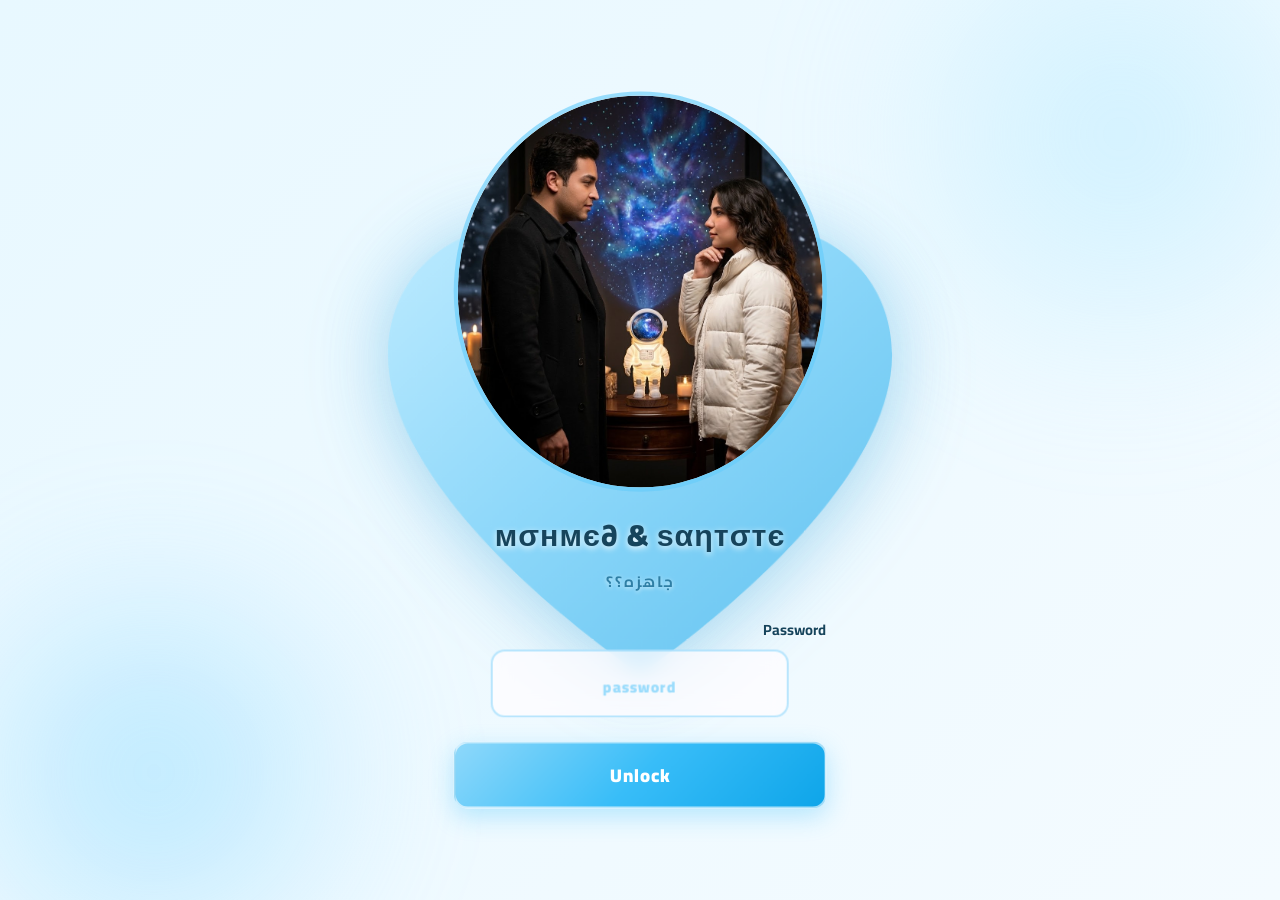
<file: 02_new_template/index.html>
<!DOCTYPE html>
<html lang="ar" dir="rtl">
<head>
    <meta charset="UTF-8">
    <meta name="viewport" content="width=device-width, initial-scale=1.0">
    <meta property="og:title" content="عالم مصطفى وبسملة 🩵">
    <meta property="og:description" content="عالمنا الخاص، بكل تفاصيله وذكرياته.">
    <meta property="og:image" content="external_assets/2.jpg">
    <meta property="og:type" content="website">
    <title>santoty Birth day ❤ </title>
    <link rel="icon" href="data:image/svg+xml">,<svg xmlns=%22http://www.w3.org/2000/svg%22 viewBox=%220 0 100 100%22><text y=%22.9em%22 font-size=%2290%22>🩵</text></svg>">
    <link rel="preconnect" href="https://fonts.googleapis.com">
    <link rel="preconnect" href="https://fonts.gstatic.com" crossorigin>
    <link href="https://fonts.googleapis.com/css2?family=Cairo:wght@400;600;700;900&family=Reem+Kufi+Ink:wght@400;700&display=swap" rel="stylesheet">
    <style>
        :root {
            --cyan: #7dd3fc;
            --bg-dark: #070d14;
        }
        * { margin: 0; padding: 0; box-sizing: border-box; -webkit-tap-highlight-color: transparent; }
        html { scroll-behavior: smooth; }
        body {
            background-color: var(--bg-dark);
            color: #fff;
            overflow-x: hidden;
            min-height: 100vh;
            font-family: 'Cairo', -apple-system, BlinkMacSystemFont, sans-serif;
        }
        #preloader {
            position: fixed; inset: 0; background: var(--bg-dark);
            display: flex; flex-direction: column; justify-content: center; align-items: center;
            z-index: 99999; transition: opacity 0.6s ease; gap: 20px;
        }
        .heart-loader {
            font-size: 60px;
            color: var(--cyan);
            text-shadow: 0 0 28px rgba(125,211,252,.55);
            animation: pulse-loader 1.2s infinite alternate;
        }
        .loader-text {
            font-family: 'Reem Kufi Ink', serif; font-size: 18px;
            color: var(--cyan); letter-spacing: 3px; animation: fade-pulse 1.5s infinite;
        }
        @keyframes pulse-loader { 0% { transform: scale(1); opacity: 0.6; } 100% { transform: scale(1.3); opacity: 1; } }
        @keyframes fade-pulse { 0%, 100% { opacity: 0.4; } 50% { opacity: 1; } }
        #toast-container {
            position: fixed; top: 20px; left: 50%; transform: translateX(-50%);
            z-index: 100000; display: flex; flex-direction: column; gap: 10px;
            pointer-events: none; width: 90%; max-width: 350px;
        }
        .toast {
            background: linear-gradient(135deg, rgba(14,165,233,0.96), rgba(125,211,252,0.9));
            backdrop-filter: blur(15px); -webkit-backdrop-filter: blur(15px);
            color: #fff; padding: 14px 24px; border-radius: 16px;
            font-weight: 700; font-size: 14px;
            box-shadow: 0 8px 25px rgba(0,0,0,0.4), 0 0 15px rgba(125,211,252,0.32);
            opacity: 0; transform: translateY(-30px) scale(0.9);
            transition: all 0.5s cubic-bezier(0.34, 1.56, 0.64, 1);
            text-align: center; border: 1px solid rgba(255,255,255,0.15);
        }
        .toast.show { opacity: 1; transform: translateY(0) scale(1); }
        #login-screen {
            position: fixed; inset: 0;
            overflow: hidden;
            background: linear-gradient(135deg, #e8f8ff, #f4fbff 25%, #d8f2ff 50%, #effaff 75%, #e2f6ff);
            background-size: 400% 400%;
            animation: login-bg 20s ease infinite;
            display: flex; justify-content: center; align-items: center;
            padding: 40px 20px;
            z-index: 10000;
            transition: opacity 0.8s cubic-bezier(0.4,0,0.2,1), transform 0.8s cubic-bezier(0.4,0,0.2,1);
        }
        @keyframes login-bg { 0%, 100% { background-position: 0% 50%; } 50% { background-position: 100% 50%; } }
        #login-screen::before,
        #login-screen::after {
            content: '';
            position: fixed;
            border-radius: 50%;
            z-index: 0;
            pointer-events: none;
            filter: blur(60px);
            opacity: .5;
        }
        #login-screen::before {
            width: 45vw;
            height: 45vw;
            top: -12vw;
            right: -10vw;
            background: radial-gradient(circle, #aee8ff, transparent 70%);
            animation: login-blob 12s ease-in-out infinite alternate;
        }
        #login-screen::after {
            width: 40vw;
            height: 40vw;
            bottom: -10vw;
            left: -8vw;
            background: radial-gradient(circle, #83d7ff, transparent 70%);
            animation: login-blob 15s ease-in-out infinite alternate-reverse;
        }
        @keyframes login-blob { from { transform: translateY(0) scale(1); } to { transform: translateY(30px) scale(1.1); } }
        .login-floats-container {
            position: fixed;
            inset: 0;
            pointer-events: none;
            z-index: 0;
            overflow: hidden;
        }
        .login-float-item {
            position: absolute;
            bottom: -70px;
            opacity: 0;
            animation: login-float-up 14s infinite ease-in-out;
            filter: drop-shadow(0 0 8px rgba(56,189,248,.45));
        }
        @keyframes login-float-up {
            0% { transform: translateY(0) rotate(-8deg) scale(.5); opacity: 0; }
            10% { opacity: .95; }
            30% { transform: translateY(-30vh) translateX(18px) rotate(10deg) scale(.85); }
            50% { opacity: .85; transform: translateY(-52vh) translateX(-14px) rotate(-8deg) scale(1); }
            70% { transform: translateY(-75vh) translateX(16px) rotate(8deg) scale(1.05); }
            90% { opacity: .5; }
            100% { transform: translateY(-110vh) translateX(-10px) rotate(-5deg) scale(1.15); opacity: 0; }
        }
        .login-float-item:nth-child(1) { left: 6%; font-size: 34px; animation-delay: 0s; animation-duration: 14s; }
        .login-float-item:nth-child(2) { left: 20%; font-size: 26px; animation-delay: 2.5s; animation-duration: 17s; }
        .login-float-item:nth-child(3) { left: 38%; font-size: 38px; animation-delay: 5s; animation-duration: 13s; }
        .login-float-item:nth-child(4) { left: 58%; font-size: 28px; animation-delay: 7s; animation-duration: 16s; }
        .login-float-item:nth-child(5) { left: 74%; font-size: 36px; animation-delay: 1s; animation-duration: 15s; }
        .login-float-item:nth-child(6) { left: 90%; font-size: 26px; animation-delay: 9s; animation-duration: 12s; }
        .login-container {
            position: relative;
            z-index: 2;
            text-align: center;
            max-width: 900px;
            width: 100%;
        }
        .heart-container {
            position: relative;
            width: 650px;
            height: 600px;
            margin: 0 auto;
            display: flex;
            align-items: center;
            justify-content: center;
        }
        .big-heart {
            position: absolute;
            width: 100%;
            height: 100%;
            display: flex;
            align-items: center;
            justify-content: center;
            animation: login-heart-beat 2.5s infinite;
            filter: drop-shadow(0 10px 40px rgba(20,126,180,.22)) drop-shadow(0 0 30px rgba(125,211,252,.34));
            will-change: transform;
        }
        .big-heart::before {
            content: '';
            display: block;
            width: 560px;
            height: 560px;
            background: url("data:image/svg+xml,%3Csvg xmlns='http://www.w3.org/2000/svg' viewBox='0 0 100 90'%3E%3Cdefs%3E%3ClinearGradient id='g' x1='0%25' y1='0%25' x2='100%25' y2='100%25'%3E%3Cstop offset='0%25' stop-color='%23BDEBFF'/%3E%3Cstop offset='45%25' stop-color='%238ED8FA'/%3E%3Cstop offset='100%25' stop-color='%235FC1EF'/%3E%3C/linearGradient%3E%3C/defs%3E%3Cpath d='M50 85 C50 85 5 55 5 28 C5 14 16 5 28 5 C36 5 43 9 50 17 C57 9 64 5 72 5 C84 5 95 14 95 28 C95 55 50 85 50 85Z' fill='url(%23g)'/%3E%3C/svg%3E") no-repeat center/contain;
        }
        @keyframes login-heart-beat {
            0%, 100% { transform: scale(1); }
            10%, 30% { transform: scale(1.04); }
            20%, 40% { transform: scale(1); }
        }
        .login-content {
            position: absolute;
            top: 50%;
            left: 50%;
            transform: translate(-50%, -50%);
            width: 65%;
            z-index: 3;
            padding: 30px 25px;
        }
        .photo-circle-wrap { display: flex; justify-content: center; margin-bottom: 14px; }
        .photo-circle {
            width: 440px;
            height: 400px;
            border-radius: 50%;
            border: 4px solid rgba(56,189,248,.48);
            overflow: hidden;
            animation: login-photo-glow 3s ease-in-out infinite alternate;
            background: rgba(255,255,255,0.28);
        }
        @keyframes login-photo-glow {
            0% { box-shadow: 0 0 0 3px rgba(186,230,253,.42), 0 8px 25px rgba(20,126,180,.12), 0 0 14px rgba(186,230,253,.42); }
            100% { box-shadow: 0 0 0 6px rgba(186,230,253,.85), 0 8px 30px rgba(20,126,180,.24), 0 0 32px rgba(125,211,252,.75); }
        }
        .photo-circle img {
            width: 100%;
            height: 100%;
            object-fit: cover;
            border-radius: 50%;
        }
        .login-title {
            font-family: 'Cairo', sans-serif;
            font-size: 1.9em;
            color: #16445c;
            font-weight: 900;
            margin-bottom: 4px;
            text-shadow: 0 2px 6px rgba(255,255,255,.9);
            letter-spacing: 1px;
        }
        .login-subtitle {
            font-size: .95em;
            color: #2f7fa5;
            margin-bottom: 20px;
            font-weight: 700;
            text-shadow: 0 1px 4px rgba(255,255,255,.7);
            letter-spacing: 2px;
            direction: ltr;
        }
        .input-group { margin-bottom: 16px; direction: ltr; }
        .password-label {
            display: block;
            margin-bottom: 7px;
            color: #16445c;
            font-size: .92em;
            font-weight: 700;
            text-align: right;
            text-shadow: 0 1px 3px rgba(255,255,255,.85);
        }
        .login-input {
            width: 80%;
            padding: 8px 12px;
            border: 2px solid rgba(56,189,248,.34);
            border-radius: 14px;
            font-size: 1.6em;
            font-weight: 900;
            font-family: 'Cairo', sans-serif;
            background: rgba(255,252,255,.74);
            color: #16445c;
            text-align: center;
            backdrop-filter: blur(10px);
            -webkit-backdrop-filter: blur(10px);
            letter-spacing: 3px;
            transition: all .3s ease;
        }
        .login-input::placeholder {
            color: rgba(56,189,248,.48);
            font-size: .6em;
            letter-spacing: 1px;
            font-weight: 900;
        }
        .login-input:focus {
            outline: none;
            border-color: #38bdf8;
            background: rgba(255,252,255,.94);
            box-shadow: 0 4px 18px rgba(56,189,248,.26);
            transform: translateY(-2px);
        }
        .login-btn {
            width: 100%;
            padding: 14px;
            background: linear-gradient(135deg, #8ed8fa, #38bdf8, #0ea5e9);
            border: 2.5px solid rgba(255,255,255,.6);
            border-radius: 14px;
            color: #fff;
            font-size: 1.15em;
            font-weight: 900;
            cursor: pointer;
            font-family: 'Cairo', sans-serif;
            box-shadow: 0 8px 25px rgba(56,189,248,.32);
            transition: all .4s ease;
            margin-top: 8px;
            letter-spacing: 1px;
            position: relative;
            overflow: hidden;
        }
        .login-btn::before {
            content: ''; position: absolute; top: 0; left: -100%; width: 60%; height: 100%;
            background: linear-gradient(to right, transparent, rgba(255,255,255,0.35), transparent);
            transform: skewX(-25deg); transition: 0s;
        }
        .login-btn:hover::before { left: 100%; transition: left .5s ease; }
        .login-btn:hover {
            transform: translateY(-4px);
            box-shadow: 0 14px 38px rgba(56,189,248,.45);
            background: linear-gradient(135deg, #0ea5e9, #38bdf8, #8ed8fa);
        }
        .login-btn:active { transform: translateY(-1px); }
        @keyframes shimmer-btn { 0% { left: -100%; } 100% { left: 200%; } }
        .shake { animation: shake 0.5s cubic-bezier(.36,.07,.19,.97) both; }
        @keyframes shake {
            0%, 100% { transform: translateX(0); }
            20%, 60% { transform: translateX(-12px); }
            40%, 80% { transform: translateX(12px); }
        }

        #main-content { display: none; opacity: 0; transition: opacity 1s ease; }
        @media (max-width: 768px) {
            #login-screen { padding: 20px 15px; }
            .heart-container { width: 400px; height: 400px; }
            .big-heart { animation: none; transform: translateZ(0) scale(1); }
            .big-heart::before { width: 360px; height: 360px; }
            .login-content { width: 75%; padding: 20px; }
            .photo-circle { width: 75px; height: 75px; animation: none; }
            .login-title { font-size: 1.45em; }
            .login-subtitle { font-size: .82em; margin-bottom: 16px; }
            .input-group { margin-bottom: 13px; }
            .password-label { font-size: .88em; }
            .login-input { padding: 11px 13px; font-size: .92em; }
            .login-btn { padding: 13px; font-size: 1.05em; }
        }
        @media (max-width: 480px) {
            .heart-container { width: 320px; height: 320px; }
            .big-heart::before { width: 300px; height: 300px; }
            .login-content { width: 80%; padding: 14px; }
            .photo-circle { width: 62px; height: 62px; }
            .login-title { font-size: 1.25em; }
            .login-subtitle { font-size: .8em; }
        }

        /* ============ Lovelyy second page, baby blue edition ============ */
        body.lovelyy-unlocked {
            background: linear-gradient(160deg, #eefaff 0%, #f8fdff 40%, #dff5ff 100%);
            color: #16445c;
            padding-bottom: 110px;
        }
        body.lovelyy-unlocked.locked { overflow: hidden; height: 100vh; }
        body.lovelyy-unlocked #main-content {
            min-height: 100vh;
            padding-bottom: 110px;
            color: #16445c;
            background: linear-gradient(160deg, #eefaff 0%, #f8fdff 40%, #dff5ff 100%);
        }
        .lovely-page {
            --ly-bg: #eefaff;
            --ly-bg2: #dff5ff;
            --ly-card: #fdfeff;
            --ly-deep: #16445c;
            --ly-text: #237ea8;
            --ly-mid: #38bdf8;
            --ly-soft: #7dd3fc;
            --ly-pale: #bae6fd;
            --ly-shadow: rgba(14, 165, 233, .16);
            --ly-radius: 20px;
            --ly-max: 560px;
            position: relative;
            min-height: 100vh;
            overflow-x: hidden;
        }
        .lovely-page::before,
        .lovely-page::after {
            content: '';
            position: fixed;
            border-radius: 50%;
            z-index: 0;
            pointer-events: none;
            filter: blur(70px);
            opacity: .45;
        }
        .lovely-page::before {
            width: 48vw;
            height: 48vw;
            top: -14vw;
            right: -12vw;
            background: radial-gradient(circle, #aee8ff, transparent 70%);
        }
        .lovely-page::after {
            width: 42vw;
            height: 42vw;
            bottom: -12vw;
            left: -10vw;
            background: radial-gradient(circle, #7dd3fc, transparent 70%);
        }
        .lovely-page .wrap {
            position: relative;
            z-index: 2;
            max-width: var(--ly-max);
            margin: 0 auto;
            padding: 0 18px;
        }
        .lovely-page .floats-container {
            position: fixed;
            inset: 0;
            pointer-events: none;
            z-index: 1;
            overflow: hidden;
        }
        .lovely-page .float-item {
            position: absolute;
            bottom: -70px;
            opacity: 0;
            animation: lyFloatUp 15s infinite ease-in-out;
            filter: drop-shadow(0 0 8px rgba(56, 189, 248, .42));
        }
        @keyframes lyFloatUp {
            0% { transform: translateY(0) rotate(-8deg) scale(.5); opacity: 0; }
            10% { opacity: .85; }
            30% { transform: translateY(-30vh) translateX(18px) rotate(10deg) scale(.85); }
            50% { opacity: .75; transform: translateY(-52vh) translateX(-14px) rotate(-8deg) scale(1); }
            70% { transform: translateY(-75vh) translateX(16px) rotate(8deg) scale(1.05); }
            90% { opacity: .4; }
            100% { transform: translateY(-110vh) translateX(-10px) rotate(-5deg) scale(1.15); opacity: 0; }
        }
        .lovely-page .gate {
            position: fixed;
            inset: 0;
            z-index: 500;
            display: flex;
            align-items: center;
            justify-content: center;
            overflow: hidden;
            background: linear-gradient(135deg, #eefaff 0%, #dff5ff 25%, #bae6fd 50%, #7dd3fc 75%, #38bdf8 100%);
            transition: opacity .8s ease, visibility .8s ease;
        }
        .lovely-page .gate.gone {
            opacity: 0;
            visibility: hidden;
            pointer-events: none;
        }
        .lovely-page .gate-title {
            position: absolute;
            top: 12vh;
            left: 0;
            right: 0;
            text-align: center;
            z-index: 1;
            font-family: 'Caveat', 'Reem Kufi Ink', cursive;
            font-size: 2.2em;
            font-weight: 700;
            color: var(--ly-deep);
            text-shadow: 0 2px 12px rgba(255,255,255,.75);
            padding: 0 20px;
        }
        .lovely-page .card-love {
            position: relative;
            z-index: 1;
            width: 200px;
            padding: 40px 20px;
            border-radius: 20px;
            background: linear-gradient(145deg, #fdfeff, #dff5ff);
            box-shadow: 0 10px 35px rgba(14,165,233,.25), inset 0 1px 0 rgba(255,255,255,.95);
            border: 1.5px solid rgba(56,189,248,.32);
            cursor: pointer;
            display: flex;
            flex-direction: column;
            align-items: center;
            gap: 14px;
            font-family: inherit;
            transition: transform .25s ease, box-shadow .25s ease;
        }
        .lovely-page .card-love:hover {
            transform: translateY(-8px) scale(1.05);
            box-shadow: 0 18px 45px rgba(14,165,233,.35);
        }
        .lovely-page .card-love .emoji { font-size: 52px; line-height: 1; }
        .lovely-page .card-love .label {
            font-family: 'Caveat', 'Reem Kufi Ink', cursive;
            font-size: 1.6em;
            font-weight: 700;
            color: var(--ly-deep);
        }
        .lovely-page #lyNopeCard {
            position: fixed;
            z-index: 502;
            border-radius: 20px;
            background: linear-gradient(145deg, #fdfeff, #eefaff);
            box-shadow: 0 8px 25px rgba(14,165,233,.12), inset 0 1px 0 rgba(255,255,255,.95);
            border: 1.5px solid rgba(56,189,248,.2);
            cursor: pointer;
            display: flex;
            flex-direction: column;
            align-items: center;
            justify-content: center;
            gap: 10px;
            user-select: none;
            overflow: hidden;
            transition: left .35s cubic-bezier(.34,1.3,.64,1), top .35s cubic-bezier(.34,1.3,.64,1), width .4s ease, height .4s ease, padding .4s ease, opacity .5s ease;
        }
        .lovely-page #lyNopeEmoji { transition: font-size .4s ease; line-height: 1; }
        .lovely-page #lyNopeLabel {
            font-family: 'Caveat', 'Reem Kufi Ink', cursive;
            font-weight: 700;
            color: var(--ly-text);
            transition: font-size .4s ease;
            white-space: nowrap;
        }
        .lovely-page .confetti-piece {
            position: fixed;
            border-radius: 50%;
            pointer-events: none;
            z-index: 9999;
            animation: lyConfettiFall 1.8s ease forwards;
        }
        @keyframes lyConfettiFall {
            from { transform: translateY(-20px) rotate(0deg); opacity: 1; }
            to { transform: translateY(100vh) rotate(720deg); opacity: 0; }
        }
        .lovely-page .hero {
            min-height: 100svh;
            display: flex;
            flex-direction: column;
            align-items: center;
            justify-content: center;
            text-align: center;
            position: relative;
            padding: 40px 18px;
        }
        .lovely-page .hero-photo {
            width: 190px;
            height: 190px;
            border-radius: 50%;
            border: 5px solid rgba(255,255,255,.86);
            box-shadow: 0 0 0 4px rgba(56,189,248,.34), 0 18px 45px var(--ly-shadow), 0 0 40px rgba(125,211,252,.5);
            overflow: hidden;
            margin-bottom: 22px;
            opacity: 0;
            animation: lyPhotoIn .85s cubic-bezier(.34,1.5,.5,1) .15s forwards, lyHeroGlow 3.5s ease-in-out 1s infinite alternate;
        }
        @keyframes lyPhotoIn {
            from { opacity: 0; transform: scale(.85) translateY(16px); }
            to { opacity: 1; transform: scale(1) translateY(0); }
        }
        @keyframes lyHeroGlow {
            from { box-shadow: 0 0 0 4px rgba(56,189,248,.3), 0 18px 40px var(--ly-shadow), 0 0 26px rgba(125,211,252,.4); }
            to { box-shadow: 0 0 0 7px rgba(56,189,248,.55), 0 18px 50px var(--ly-shadow), 0 0 55px rgba(125,211,252,.75); }
        }
        .lovely-page .hero-photo img { width: 100%; height: 100%; object-fit: cover; }
        .lovely-page .hero-badge {
            display: inline-block;
            background: linear-gradient(135deg, rgba(56,189,248,.88), rgba(125,211,252,.76));
            backdrop-filter: blur(8px);
            border: 1.5px solid rgba(255,255,255,.74);
            color: #fff;
            font-weight: 900;
            font-size: .82em;
            padding: 6px 18px;
            border-radius: 30px;
            margin-bottom: 14px;
            letter-spacing: 1px;
            text-shadow: 0 1px 10px rgba(14,165,233,.32);
            box-shadow: 0 10px 24px rgba(14,165,233,.2), inset 0 1px 0 rgba(255,255,255,.72);
        }
        .lovely-page .hero h1 {
            font-size: 2.1em;
            font-weight: 900;
            color: var(--ly-deep);
            text-shadow: 0 2px 10px rgba(255,255,255,.9);
            margin-bottom: 8px;
        }
        .lovely-page .hero p {
            color: var(--ly-text);
            font-weight: 700;
            font-size: 1em;
            max-width: 340px;
            line-height: 1.8;
        }
        .lovely-page .scroll-hint {
            position: absolute;
            bottom: 26px;
            left: 50%;
            transform: translateX(-50%);
            color: var(--ly-mid);
            font-size: 1.5em;
            opacity: 0;
            animation: lyHintIn .8s ease 1.1s forwards, lyBounceDown 1.8s ease-in-out 1.9s infinite;
        }
        @keyframes lyHintIn { from { opacity: 0; } to { opacity: 1; } }
        @keyframes lyBounceDown { 0%, 100% { transform: translate(-50%,0); } 50% { transform: translate(-50%,10px); } }
        .lovely-page .hero-badge,
        .lovely-page .hero h1,
        .lovely-page .hero p {
            opacity: 0;
            transform: translateY(20px);
            animation: lyHeroIn .8s cubic-bezier(.22,.9,.3,1) forwards;
        }
        .lovely-page .hero-badge { animation-delay: .4s; }
        .lovely-page .hero h1 { animation-delay: .55s; }
        .lovely-page .hero p { animation-delay: .7s; }
        @keyframes lyHeroIn { to { opacity: 1; transform: translateY(0); } }
        .lovely-page .section { padding: 60px 0 20px; }
        .lovely-page .sec-head { text-align: center; margin-bottom: 28px; }
        .lovely-page .sec-head .emoji {
            font-size: 1.9em;
            display: inline-block;
            margin-bottom: 6px;
            transform: scale(0) rotate(-30deg);
            transition: transform .55s cubic-bezier(.34,1.6,.5,1) .1s;
        }
        .lovely-page .sec-head.in .emoji { transform: scale(1) rotate(0); }
        .lovely-page .sec-head h2 { font-size: 1.5em; font-weight: 900; color: var(--ly-deep); }
        .lovely-page .sec-head span { color: var(--ly-mid); font-size: .85em; font-weight: 700; }
        .lovely-page .rv {
            opacity: 0;
            transform: translateY(26px);
            transition: opacity .6s cubic-bezier(.22,.9,.3,1), transform .65s cubic-bezier(.22,.9,.3,1);
        }
        .lovely-page .rv.in { opacity: 1; transform: translateY(0); }
        .lovely-page .counter-card,
        .lovely-page .hold-card {
            background: rgba(255,255,255,.78);
            backdrop-filter: blur(10px);
            border: 1.5px solid var(--ly-pale);
            border-radius: var(--ly-radius);
            padding: 26px 18px;
            text-align: center;
            box-shadow: 0 14px 38px var(--ly-shadow);
        }
        .lovely-page .counter-grid {
            display: grid;
            grid-template-columns: repeat(4, 1fr);
            gap: 10px;
            margin-top: 14px;
        }
        .lovely-page .counter-box {
            background: linear-gradient(150deg, var(--ly-soft), var(--ly-mid));
            border-radius: 16px;
            padding: 14px 4px;
            color: #fff;
            box-shadow: 0 8px 20px rgba(56,189,248,.3);
            opacity: 0;
            transform: scale(.75) translateY(10px);
            transition: opacity .4s ease, transform .5s cubic-bezier(.34,1.6,.5,1);
        }
        .lovely-page .counter-card.in .counter-box { opacity: 1; transform: scale(1) translateY(0); }
        .lovely-page .counter-card.in .counter-box:nth-child(1) { transition-delay: .08s; }
        .lovely-page .counter-card.in .counter-box:nth-child(2) { transition-delay: .16s; }
        .lovely-page .counter-card.in .counter-box:nth-child(3) { transition-delay: .24s; }
        .lovely-page .counter-card.in .counter-box:nth-child(4) { transition-delay: .32s; }
        .lovely-page .counter-box b { display: block; font-size: 1.55em; font-weight: 900; line-height: 1.15; }
        .lovely-page .counter-box small { font-size: .7em; opacity: .95; font-weight: 700; }
        .lovely-page .counter-sub { color: var(--ly-text); font-weight: 800; font-size: .92em; }
        .lovely-page .journey { position: relative; padding: 10px 0; }
        .lovely-page .journey::before {
            content: '';
            position: absolute;
            top: 8px;
            bottom: 8px;
            right: 19px;
            width: 2px;
            border-radius: 2px;
            background: linear-gradient(180deg, transparent 0%, var(--ly-soft) 8%, var(--ly-soft) 92%, transparent 100%);
        }
        .lovely-page .j-item {
            position: relative;
            padding-right: 52px;
            margin-bottom: 26px;
            opacity: 0;
            transform: translateX(28px) translateY(14px) scale(.97);
            transition: opacity .55s cubic-bezier(.22,.9,.3,1), transform .65s cubic-bezier(.22,.9,.3,1);
        }
        .lovely-page .j-item.in { opacity: 1; transform: translateX(0) translateY(0) scale(1); }
        .lovely-page .j-item:last-child { margin-bottom: 0; }
        .lovely-page .j-item::before {
            content: '🦋';
            position: absolute;
            top: 14px;
            right: 5px;
            width: 31px;
            height: 31px;
            display: flex;
            align-items: center;
            justify-content: center;
            font-size: 13px;
            background: var(--ly-card);
            border: 2px solid var(--ly-soft);
            border-radius: 50%;
            box-shadow: 0 0 0 4px rgba(186,230,253,.35);
            z-index: 2;
            transform: scale(0) rotate(-40deg);
            transition: transform .5s cubic-bezier(.34,1.6,.5,1) .12s;
        }
        .lovely-page .j-item.in::before { transform: scale(1) rotate(0deg); }
        .lovely-page .j-card {
            background: rgba(253,254,255,.92);
            backdrop-filter: blur(8px);
            border: 1.5px solid var(--ly-pale);
            border-radius: 16px;
            padding: 15px 17px 13px;
            box-shadow: 0 10px 26px var(--ly-shadow);
            transition: transform .3s ease, box-shadow .3s ease;
        }
        .lovely-page .j-card:hover { transform: translateX(-5px); box-shadow: 0 14px 32px var(--ly-shadow); }
        .lovely-page .j-card::before {
            content: '"';
            font-family: 'Caveat', cursive;
            font-size: 2.3em;
            color: var(--ly-pale);
            line-height: 0;
            position: relative;
            top: 12px;
            margin-left: 4px;
        }
        .lovely-page .j-text {
            font-family: 'Caveat', 'Reem Kufi Ink', cursive;
            font-size: 1.32em;
            color: var(--ly-deep);
            line-height: 1.5;
            display: inline;
        }
        .lovely-page .j-text .w {
            display: inline-block;
            opacity: 0;
            transform: translateY(9px);
            filter: blur(3px);
            transition: opacity .42s ease, transform .42s cubic-bezier(.22,.9,.3,1), filter .42s ease;
        }
        .lovely-page .j-item.in .j-text .w { opacity: 1; transform: translateY(0); filter: blur(0); }
        .lovely-page .j-date {
            display: inline-flex;
            align-items: center;
            gap: 5px;
            margin-top: 11px;
            background: rgba(186,230,253,.34);
            border: 1px solid var(--ly-pale);
            border-radius: 20px;
            padding: 3px 11px;
            font-family: 'Cairo', sans-serif;
            font-size: .6em;
            font-weight: 700;
            color: var(--ly-mid);
            letter-spacing: .4px;
            white-space: nowrap;
            opacity: 0;
            transform: translateY(8px);
            transition: opacity .5s ease, transform .5s ease;
        }
        .lovely-page .j-item.in .j-date { opacity: 1; transform: translateY(0); }
        .lovely-page .line-block { position: relative; padding: 30px 0 20px; }
        .lovely-page .rope-v {
            position: absolute;
            top: 0;
            bottom: 0;
            left: 50%;
            width: 0;
            border-left: 3px dashed rgba(56,189,248,.35);
            transform: translateX(-50%);
            z-index: 0;
        }
        .lovely-page .line-col {
            position: relative;
            z-index: 1;
            display: flex;
            flex-direction: column;
            align-items: center;
            gap: 46px;
        }
        .lovely-page .polaroid {
            width: 100%;
            max-width: 340px;
            background: #fff;
            padding: 12px 12px 16px;
            border-radius: 6px;
            box-shadow: 0 16px 34px var(--ly-shadow);
            transform: rotate(var(--tilt, -1.8deg));
            transition: transform .4s ease, box-shadow .4s ease, opacity .6s ease;
            position: relative;
            opacity: 0;
        }
        .lovely-page .polaroid.in { opacity: 1; }
        .lovely-page .polaroid:nth-child(even) { --tilt: 1.8deg; }
        .lovely-page .polaroid:nth-child(3n) { --tilt: -2.6deg; }
        .lovely-page .polaroid:hover,
        .lovely-page .polaroid:active {
            transform: rotate(0) scale(1.03);
            box-shadow: 0 22px 46px var(--ly-shadow);
            z-index: 3;
        }
        .lovely-page .polaroid::before {
            content: '';
            position: absolute;
            top: -26px;
            left: 50%;
            transform: translateX(-50%);
            width: 14px;
            height: 30px;
            background: linear-gradient(180deg, var(--ly-mid), var(--ly-soft));
            border-radius: 4px;
            box-shadow: 0 3px 8px rgba(14,165,233,.35);
            z-index: 2;
        }
        .lovely-page .polaroid::after {
            content: '';
            position: absolute;
            top: -12px;
            left: 50%;
            transform: translateX(-50%);
            width: 22px;
            height: 4px;
            background: rgba(22,68,92,.48);
            border-radius: 3px;
            z-index: 3;
        }
        .lovely-page .polaroid img {
            width: 100%;
            aspect-ratio: 4 / 5;
            height: auto;
            object-fit: cover;
            border-radius: 3px;
            display: block;
            background: var(--ly-pale);
        }
        .lovely-page .polaroid .cap {
            font-family: 'Caveat', 'Reem Kufi Ink', cursive;
            font-size: 1.45em;
            color: #fff;
            text-align: center;
            margin-top: 10px;
            line-height: 1.25;
            text-shadow: 0 0 12px rgba(14,165,233,.28);
            background: linear-gradient(135deg, rgba(56,189,248,.86), rgba(125,211,252,.72));
            border: 1px solid rgba(255,255,255,.72);
            border-radius: 999px;
            padding: 7px 10px;
            box-shadow: 0 8px 18px rgba(14,165,233,.16);
        }
        .lovely-page .polaroid .cap-date {
            display: flex;
            align-items: center;
            justify-content: center;
            gap: 5px;
            margin-top: 7px;
            font-family: 'Cairo', sans-serif;
            font-size: .66em;
            font-weight: 700;
            color: var(--ly-mid);
            letter-spacing: .4px;
        }
        .lovely-page .polaroid .cap-date::before,
        .lovely-page .polaroid .cap-date::after {
            content: '';
            height: 1px;
            width: 20px;
            background: linear-gradient(90deg, transparent, var(--ly-pale));
        }
        .lovely-page .polaroid .cap-date::after { background: linear-gradient(270deg, transparent, var(--ly-pale)); }
        .lovely-page .polaroid .cap-date span {
            background: rgba(186,230,253,.3);
            border: 1px solid var(--ly-pale);
            border-radius: 20px;
            padding: 2px 10px;
            white-space: nowrap;
        }
        .lovely-page .scratch-stage {
            position: relative;
            border-radius: var(--ly-radius);
            overflow: hidden;
            box-shadow: 0 18px 46px var(--ly-shadow);
            border: 1.5px solid var(--ly-pale);
            background: #fffdf6;
        }
        .lovely-page .letter-inner {
            padding: 34px 26px 30px;
            min-height: 340px;
            background: repeating-linear-gradient(transparent, transparent 34px, rgba(56,189,248,.14) 35px), #fffdf6;
        }
        .lovely-page .letter-inner .salut {
            font-family: 'Caveat', 'Reem Kufi Ink', cursive;
            font-size: 2em;
            color: var(--ly-deep);
            font-weight: 700;
            margin-bottom: 10px;
            text-align: center;
        }
        .lovely-page .letter-inner .body-text {
            font-family: 'Caveat', 'Reem Kufi Ink', cursive;
            font-size: 1.5em;
            color: #255b75;
            line-height: 1.65;
            text-align: center;
        }
        .lovely-page #lyScratchCanvas {
            position: absolute;
            inset: 0;
            width: 100%;
            height: 100%;
            touch-action: none;
            cursor: crosshair;
            z-index: 5;
        }
        .lovely-page .scratch-hint {
            position: absolute;
            inset: 0;
            z-index: 6;
            pointer-events: none;
            display: flex;
            flex-direction: column;
            align-items: center;
            justify-content: center;
            color: #fff;
            font-weight: 900;
            font-size: 1.05em;
            gap: 8px;
            text-shadow: 0 2px 10px rgba(22,68,92,.45);
            transition: opacity .5s ease;
        }
        .lovely-page .scratch-hint .finger { font-size: 2.2em; animation: lyRub 1.4s ease-in-out infinite; }
        @keyframes lyRub { 0%, 100% { transform: translateX(-18px) rotate(-8deg); } 50% { transform: translateX(18px) rotate(8deg); } }
        .lovely-page .scratch-stage.done #lyScratchCanvas { opacity: 0; pointer-events: none; transition: opacity .8s ease; }
        .lovely-page .scratch-stage.done .scratch-hint { opacity: 0; }
        .lovely-page .hold-heart {
            font-size: 4.2em;
            display: inline-block;
            cursor: pointer;
            user-select: none;
            transition: transform .15s ease;
            filter: grayscale(.7) opacity(.65);
        }
        .lovely-page .hold-heart.charging { animation: lyPump .35s ease-in-out infinite; filter: grayscale(0) opacity(1); }
        @keyframes lyPump { 0%, 100% { transform: scale(1); } 50% { transform: scale(1.18); } }
        .lovely-page .hold-bar {
            width: 100%;
            height: 12px;
            border-radius: 8px;
            background: var(--ly-pale);
            margin: 16px 0 8px;
            overflow: hidden;
        }
        .lovely-page .hold-fill {
            height: 100%;
            width: 0%;
            background: linear-gradient(90deg, var(--ly-soft), var(--ly-mid));
            border-radius: 8px;
            transition: width .1s linear;
        }
        .lovely-page .hold-label { color: var(--ly-text); font-weight: 800; font-size: .9em; }
        .lovely-page .hold-result {
            font-family: 'Caveat', 'Reem Kufi Ink', cursive;
            font-size: 1.7em;
            color: var(--ly-deep);
            margin-top: 10px;
            min-height: 1.4em;
            font-weight: 700;
        }
        .lovely-page .footer {
            text-align: center;
            padding: 48px 0 18px;
            color: rgba(35,126,168,.62);
            font-weight: 900;
            letter-spacing: 2px;
        }
        .lovely-page .music-player {
            position: fixed;
            bottom: 14px;
            left: 50%;
            transform: translateX(-50%);
            z-index: 50;
            width: min(560px, calc(100vw - 24px));
            background: rgba(255,255,255,.82);
            backdrop-filter: blur(18px);
            border: 1.5px solid var(--ly-pale);
            border-radius: 22px;
            padding: 9px 12px 7px;
            box-shadow: 0 14px 38px var(--ly-shadow);
            transition: transform .45s ease, opacity .45s ease;
        }
        .lovely-page .music-player.hidden-player {
            transform: translate(-50%, 140%);
            opacity: 0;
            pointer-events: none;
        }
        .lovely-page .music-player.no-songs { display: none; }
        .lovely-page .player-inner {
            display: grid;
            grid-template-columns: auto auto minmax(0, 1fr);
            align-items: center;
            gap: 10px;
        }
        .lovely-page .disc {
            width: 50px;
            height: 50px;
            border-radius: 50%;
            overflow: hidden;
            border: 2px solid var(--ly-soft);
            box-shadow: 0 0 18px rgba(56,189,248,.28);
            position: relative;
            background: var(--ly-pale);
        }
        .lovely-page .disc.spinning { animation: lySpin 8s linear infinite; }
        @keyframes lySpin { to { transform: rotate(360deg); } }
        .lovely-page .disc img { width: 100%; height: 100%; object-fit: cover; display: block; }
        .lovely-page .disc-fallback { position: absolute; inset: 0; display: grid; place-items: center; }
        .lovely-page .player-controls { display: flex; align-items: center; gap: 7px; }
        .lovely-page .ctrl-btn,
        .lovely-page .play-btn {
            width: 34px;
            height: 34px;
            border: 0;
            border-radius: 50%;
            display: grid;
            place-items: center;
            cursor: pointer;
            color: #fff;
            background: linear-gradient(135deg, var(--ly-soft), var(--ly-mid));
            box-shadow: 0 6px 16px rgba(56,189,248,.25);
        }
        .lovely-page .play-btn { width: 42px; height: 42px; }
        .lovely-page .ctrl-btn svg,
        .lovely-page .play-btn svg { width: 18px; height: 18px; fill: currentColor; }
        .lovely-page .player-info { min-width: 0; }
        .lovely-page .player-top {
            display: flex;
            align-items: center;
            justify-content: space-between;
            gap: 8px;
            margin-bottom: 7px;
        }
        .lovely-page .song-name-wrap {
            overflow: hidden;
            min-width: 0;
            background: linear-gradient(135deg, rgba(56,189,248,.78), rgba(125,211,252,.6));
            border: 1px solid rgba(255,255,255,.72);
            border-radius: 999px;
            padding: 2px 9px;
            box-shadow: inset 0 1px 0 rgba(255,255,255,.65);
        }
        .lovely-page .song-name {
            display: inline-block;
            color: #fff;
            font-weight: 900;
            white-space: nowrap;
            text-shadow: 0 1px 10px rgba(14,165,233,.32);
        }
        .lovely-page .song-name.scrolling { animation: lySongScroll 7s linear infinite alternate; }
        @keyframes lySongScroll { to { transform: translateX(var(--slide)); } }
        .lovely-page .sound-wave { display: flex; align-items: end; gap: 2px; height: 16px; }
        .lovely-page .sound-wave span {
            width: 3px;
            height: 5px;
            border-radius: 3px;
            background: var(--ly-mid);
            opacity: .7;
        }
        .lovely-page .sound-wave.playing span { animation: lyWave .55s ease-in-out infinite alternate; }
        .lovely-page .sound-wave.playing span:nth-child(2) { animation-delay: .12s; }
        .lovely-page .sound-wave.playing span:nth-child(3) { animation-delay: .24s; }
        .lovely-page .sound-wave.playing span:nth-child(4) { animation-delay: .36s; }
        @keyframes lyWave { to { height: 15px; opacity: 1; } }
        .lovely-page .song-num { font-size: .72em; color: rgba(35,126,168,.75); font-weight: 800; white-space: nowrap; }
        .lovely-page .progress-bar {
            height: 7px;
            border-radius: 99px;
            background: rgba(186,230,253,.6);
            overflow: hidden;
            cursor: pointer;
        }
        .lovely-page .progress-fill {
            height: 100%;
            width: 0%;
            background: linear-gradient(90deg, var(--ly-soft), var(--ly-mid));
            border-radius: inherit;
        }
        .lovely-page .player-times {
            display: flex;
            justify-content: space-between;
            margin-top: 5px;
            color: rgba(22,68,92,.72);
            font-size: .74em;
            font-weight: 900;
        }
        @media (max-width: 480px) {
            .lovely-page .gate-title { font-size: 1.7em; top: 10vh; }
            .lovely-page .card-love { width: 170px; padding: 32px 16px; }
            .lovely-page .card-love .emoji { font-size: 44px; }
            .lovely-page .hero h1 { font-size: 1.7em; }
            .lovely-page .hero-photo { width: 150px; height: 150px; }
            .lovely-page .counter-box b { font-size: 1.25em; }
            .lovely-page .counter-box { padding: 12px 2px; border-radius: 13px; }
            .lovely-page .journey::before { right: 16px; }
            .lovely-page .j-item { padding-right: 46px; margin-bottom: 22px; }
            .lovely-page .j-item::before { width: 27px; height: 27px; font-size: 11px; right: 3px; top: 13px; }
            .lovely-page .j-card { padding: 13px 14px 11px; border-radius: 14px; }
            .lovely-page .j-text { font-size: 1.18em; }
            .lovely-page .j-date { font-size: .56em; }
            .lovely-page .letter-inner { padding: 26px 18px 24px; }
            .lovely-page .letter-inner .body-text { font-size: 1.28em; }
            .lovely-page .letter-inner .salut { font-size: 1.7em; }
            .lovely-page .music-player { padding: 7px 9px 5px; border-radius: 17px; bottom: 10px; }
            .lovely-page .disc { width: 43px; height: 43px; }
            .lovely-page .ctrl-btn { width: 29px; height: 29px; }
            .lovely-page .play-btn { width: 36px; height: 36px; }
        }

        /* ============ Final Route Button ============ */
        .lovely-page .final-route-btn {
            display: inline-flex;
            align-items: center;
            justify-content: center;
            margin: 18px auto 10px;
            border: 0;
            border-radius: 999px;
            padding: 14px 26px;
            background: linear-gradient(135deg, #7dd3fc 0%, #38bdf8 35%, #8b5cf6 70%, #ec4899 100%);
            color: #fff;
            font-family: 'Cairo', sans-serif;
            font-size: 1.08em;
            font-weight: 900;
            box-shadow: 0 18px 30px rgba(139,92,246,.3), 0 0 0 4px rgba(255,255,255,.12);
            cursor: pointer;
            transition: transform .2s ease, box-shadow .2s ease, opacity .2s ease;
            animation: finalRoutePulse 1.6s ease-in-out infinite;
        }
        .lovely-page .final-route-btn.visible {
            display: inline-flex;
        }
    </style>
</head>
<body>
    <div id="toast-container"></div>
    <div id="login-screen">
        <div class="login-floats-container" id="loginFloatsContainer" aria-hidden="true">
            <div class="login-float-item">🦋</div>
            <div class="login-float-item">💖</div>
            <div class="login-float-item">🦋</div>
            <div class="login-float-item">🦋</div>
            <div class="login-float-item">💖</div>
            <div class="login-float-item">🦋</div>
        </div>
        <div class="login-container">
            <div class="heart-container">
                <div class="big-heart"></div>
                <div class="login-content">
                    <div class="photo-circle-wrap">
                        <div class="photo-circle">
                            <img src="external_assets/5.jpg" alt="Mostafa and Basmala" decoding="async" fetchpriority="high">
                        </div>
                    </div>
                    <h1 class="login-title">мσнмє∂ & ѕαηтσтє</h1>
                    <p class="login-subtitle">جاهزه؟؟</p>
                    <div class="input-group">
                        <label class="password-label" for="password">Password</label>
                        <input type="password" id="password" class="login-input" placeholder="password" autocomplete="off">
                    </div>
                    <button class="login-btn" onclick="checkPassword()">Unlock</button>
                </div>
            </div>
        </div>
    </div>
    <main id="main-content">
        <div class="lovely-page" id="lovelyPage" aria-label="Lovelyy memories">
            <div class="gate" id="lyGate">
                <div class="gate-title"></div>
                <button type="button" class="card-love" id="lyYesCard">
                    <span class="emoji">😍</span>
                    <span class="label">؟بتحبيني</span>
                </button>
                <div id="lyNopeCard">
                    <span id="lyNopeEmoji">😒</span>
                    <span id="lyNopeLabel">مش بتحبيني؟</span>
                </div>
            </div>

            <div class="floats-container" id="lyFloatsContainer" aria-hidden="true"></div>

            <section class="hero">
                <div class="hero-photo">
                    <img src="external_assets/2.jpg" alt="Mostafa and Basmala" class="hide-on-error" decoding="async" fetchpriority="high">
                </div>
                <div class="hero-badge">بحبك</div>
                <h1>يروح قلبيي❤❤</h1>
                <p>الهديه دي ليكي وبس ونفضل نضيف كل اللي بينا هنا</p>
                <div class="scroll-hint">⌄</div>
            </section>

            <div class="wrap">
                <section class="section">
                    <div class="sec-head">
                        <span class="emoji">❤</span>
                        <h2>بدايتنا</h2>
                    </div>
                    <div class="counter-card" id="lyCounterCard" data-start="2025-02-03">
                        <div class="counter-grid">
                            <div class="counter-box"><b id="lyDays">0</b><small>يوم</small></div>
                            <div class="counter-box"><b id="lyHours">0</b><small>ساعة</small></div>
                            <div class="counter-box"><b id="lyMinutes">0</b><small>دقيقة</small></div>
                            <div class="counter-box"><b id="lySeconds">0</b><small>ثانية</small></div>
                        </div>
                        <p class="counter-sub" style="margin-top:14px;">كل ثانيه بتعدي وانا ديما بفكر فيكي</p>
                    </div>
                </section>

                <section class="section">
                    <div class="sec-head">
                        <span class="emoji">🦋,💖</span>
                    </div>
                    <div class="journey">
                        <div class="j-item">
                            <div class="j-card">
                                <span class="j-text">وقت تعرفنا عل بعض يا قمري</span>
                                <div class="j-date">📅 <span>3-2-2025</span></div>
                            </div>
                        </div>
                        <div class="j-item">
                            <div class="j-card">
                                <span class="j-text">أول مرة قلتلك بحبك</span>
                                <div class="j-date">📅 <span>8-2-2025</span></div>
                            </div>
                        </div>
                        <div class="j-item">
                            <div class="j-card">
                                <span class="j-text">أول مرة قلتيلي بحبك</span>
                                <div class="j-date">📅 <span>13-10-2025</span></div>
                            </div>
                        </div>
                        <div class="j-item">
                            <div class="j-card">
                                <span class="j-text">أول مرة نتقابل فيها</span>
                                <div class="j-date">📅 <span>قريبا يابطتي💋</span></div>
                            </div>
                        </div>
                    </div>
                </section>

                <section class="section">
                    <div class="sec-head"></div>
                    <div class="line-block">
                        <div class="rope-v"></div>
                        <div class="line-col">
                            <div class="polaroid">
                                <img src="external_assets/2a5c06f996d1.jpg" alt="ذكرى" loading="lazy" class="hide-on-error">
                                <div class="cap">ب</div>
                            </div>
                            <div class="polaroid">
                                <img src="external_assets/2e73e85c7805.jpg" alt="ذكرى" loading="lazy" class="hide-on-error">
                                <div class="cap">ح</div>
                            </div>
                            <div class="polaroid">
                                <img src="external_assets/32848b0ddfe8.jpg" alt="ذكرى" loading="lazy" class="hide-on-error">
                                <div class="cap">ب</div>
                            </div>
                            <div class="polaroid">
                                <img src="external_assets/347efe3f448f.jpg" alt="ذكرى" loading="lazy" class="hide-on-error">
                                <div class="cap">ك</div>
                            </div>
                            <div class="polaroid">
                                <img src="external_assets/51284590cee4.jpg" alt="ذكرى" loading="lazy" class="hide-on-error">
                                <div class="cap">بحبك يا عمري 👀💖</div>
                            </div>
                        </div>
                    </div>
                </section>

                <section class="section">
                    <div class="sec-head">
                        <span class="emoji">💌</span>
                    </div>
                    <div class="scratch-stage" id="lyScratchStage">
                        <div class="letter-inner">
                            <div class="salut">يروح قلبيي🪐❤🌹</div>
                            <div class="body-text">انا عملت الهديه دي علشان عايز اقولك اني بحبك. انا بحب كلامنا سوا، هزارنا، ضحكتنا ,وكل حاجة بينا. بحب كلامك ليا وبحب كل حاجة فيكي , ملامحك , عيونك , ضحكتك , صوتك . مهما اوصفلك انا بحبك قد ايه مش هخلص ولا هقدر 💕</div>
                        </div>
                        <canvas id="lyScratchCanvas"></canvas>
                        <div class="scratch-hint" id="lyScratchHint">
                            <span class="finger">👆</span>
                            <span>امسحي هنا</span>
                        </div>
                    </div>
                </section>

                <section class="section">
                    <div class="sec-head">
                        <span class="emoji">💜💜💜</span>
                        <h2>سنتوتي عايزه تعرفي بحبك قد ايه؟</h2>
                    </div>
                    <div class="hold-card"
                         id="lyHoldCard"
                         data-s1="بحبك شويه🤔"
                         data-s2="لا لا بحبك اوي"
                         data-s3="مهما اقولك بحبك قد ايه مش هخلص بجد بحبك"
                         data-end="العداد باظ😔 حبي ليكي مش بيخلص😍">
                        <span class="hold-heart" id="lyHoldHeart">💓</span>
                        <div class="hold-bar"><div class="hold-fill" id="lyHoldFill"></div></div>
                        <div class="hold-label" id="lyHoldLabel">...</div>
                        <div class="hold-result" id="lyHoldResult"></div>
                    </div>
                </section>

                <div class="footer" style="font-family: 'Poppins', 'Cairo', sans-serif; font-size: 1.5em; font-weight: 900; background: linear-gradient(135deg, #0ea5e9, #38bdf8); -webkit-background-clip: text; -webkit-text-fill-color: transparent; letter-spacing: 2px;">بعشقك ✨</div>
                <div style="text-align:center; margin-top:6px;">
                    <button class="final-route-btn visible" id="finalRouteBtn" type="button">الرحلة الاخيره</button>
                </div>
            </div>

            <audio id="lyLoveSong" preload="auto"></audio>

            <div class="music-player hidden-player" id="lyMusicPlayer">
                <div class="player-inner">
                    <div class="disc" id="lyDisc">
                        <img src="external_assets/2.jpg" alt="Cover" id="lyDiscImg" class="hide-on-error" decoding="async">
                        <span class="disc-fallback">🦋</span>
                    </div>
                    <div class="player-controls">
                        <button class="ctrl-btn" id="lyPrevBtn" aria-label="السابق">
                            <svg viewBox="0 0 24 24"><path d="M6 6h3v12H6zm3.5 6l8.5 6V6z"/></svg>
                        </button>
                        <button class="play-btn" id="lyPlayBtn" aria-label="تشغيل">
                            <svg id="lyPlayIcon" viewBox="0 0 24 24"><path d="M8 5v14l11-7z"/></svg>
                        </button>
                        <button class="ctrl-btn" id="lyNextBtn" aria-label="التالي">
                            <svg viewBox="0 0 24 24"><path d="M15 6h3v12h-3zM6 18l8.5-6L6 6z"/></svg>
                        </button>
                    </div>
                    <div class="player-info">
                        <div class="player-top">
                            <div class="song-name-wrap">
                                <span class="song-name" id="lySongName"></span>
                            </div>
                            <div style="display:flex;align-items:center;gap:7px;flex-shrink:0;">
                                <div class="sound-wave" id="lySoundWave">
                                    <span></span><span></span><span></span><span></span>
                                </div>
                                <span class="song-num" id="lySongNum">0 / 0</span>
                            </div>
                        </div>
                        <div class="progress-bar" id="lyProgressBar">
                            <div class="progress-fill" id="lyProgressFill"></div>
                        </div>
                        <div class="player-times">
                            <span id="lyCurrentTime">0:00</span>
                            <span id="lyTotalTime">0:00</span>
                        </div>
                    </div>
                </div>
            </div>

            <script type="application/json" id="lySongUrls">["audio/01_music.mp3","audio/01_music.mp3"]</script>
            <script type="application/json" id="lySongNames">["أغنيتنا 💘"]</script>
        </div>
    <script>
        // === Preloader Removed ===
        // We removed the HTML and this block so it doesn't cause errors, preserving the rest.

        // === Toast System ===
        function showToast(message, duration = 3000) {
            const container = document.getElementById('toast-container');
            const toast = document.createElement('div');
            toast.className = 'toast';
            toast.innerText = message;
            container.appendChild(toast);
            requestAnimationFrame(() => {
                requestAnimationFrame(() => { toast.classList.add('show'); });
            });
            setTimeout(() => {
                toast.classList.remove('show');
                setTimeout(() => { toast.remove(); }, 500);
            }, duration);
        }

        // === Lovelyy-style login particles ===
        const loginParticleIcons = ['🦋', '💖', '💖'];
        function isLoginVisible() {
            const screen = document.getElementById('login-screen');
            return screen && screen.style.display !== 'none';
        }
        function spawnLoginParticles(event) {
            if (!isLoginVisible() || !event || typeof event.clientX !== 'number') return;
            for (let i = 0; i < 8; i++) {
                const el = document.createElement('div');
                el.textContent = loginParticleIcons[Math.floor(Math.random() * loginParticleIcons.length)];
                const rad = ((360 / 8) * i + Math.random() * 20) * Math.PI / 180;
                const distance = 60 + Math.random() * 80;
                const dx = Math.cos(rad) * distance;
                const dy = Math.sin(rad) * distance;
                el.style.cssText = `position:fixed;left:${event.clientX}px;top:${event.clientY}px;font-size:${16 + Math.random() * 18}px;pointer-events:none;z-index:10001;transform:translate(-50%,-50%);transition:all .8s cubic-bezier(.25,.46,.45,.94);opacity:1;`;
                document.body.appendChild(el);
                requestAnimationFrame(() => requestAnimationFrame(() => {
                    el.style.transform = `translate(calc(-50% + ${dx}px), calc(-50% + ${dy}px)) scale(0)`;
                    el.style.opacity = '0';
                }));
                setTimeout(() => el.remove(), 900);
            }
        }
        document.addEventListener('click', spawnLoginParticles);
        document.addEventListener('touchstart', (event) => {
            [...event.touches].forEach((touch) => spawnLoginParticles({ clientX: touch.clientX, clientY: touch.clientY }));
        }, { passive: true });
        setInterval(() => {
            if (!isLoginVisible()) return;
            const container = document.getElementById('loginFloatsContainer');
            if (!container) return;
            for (let i = 0; i <  2; i++) {
                const el = document.createElement('div');
                el.className = 'login-float-item';
                el.textContent = loginParticleIcons[Math.floor(Math.random() * loginParticleIcons.length)];
                                              el.style.left = `${Math.random() * 100}%`;
                el.style.fontSize = `${Math.random() * 14 + 24}px`;
                el.style.animationDuration = `${Math.random() * 5 + 9}s`;
                el.style.animationDelay = `${Math.random() * 0.8}s`;
                el.style.opacity = '0';
                container.appendChild(el);
                setTimeout(() => el.remove(), 16000);
            }
        }, 700);

        // === Login ===
        function checkPassword() {
            const pass = document.getElementById('password').value.trim();
            const card = document.querySelector('.heart-container');

            if (pass === '3/2/2025') {
                const screen = document.getElementById('login-screen');
                screen.style.opacity = '0';
                screen.style.transform = 'scale(1.1)';

                setTimeout(() => {
                    screen.style.display = 'none';
                    const mainContent = document.getElementById('main-content');
                    mainContent.style.display = 'block';

                    setTimeout(() => {
                        mainContent.style.opacity = '1';
                        document.body.classList.add('lovelyy-unlocked', 'locked');
                        initLovelyyPage();
                    }, 100);
                }, 800);
            } else {
                card.classList.add('shake');
                showToast("الباسورد غلط يا قمر، ركزي شوية 🩵");
                setTimeout(() => { card.classList.remove('shake'); }, 500);
            }
        }

        document.getElementById('password').addEventListener('keypress', function(e) {
            if(e.key === 'Enter') checkPassword();
        });


        // === Lovelyy Baby Blue Page ===
        let lovelyyPageInitialized = false;

        function initLovelyyPage() {
            if (lovelyyPageInitialized) return;
            lovelyyPageInitialized = true;

            const lyPage = document.getElementById('lovelyPage');
            if (!lyPage) return;

            // Counter
            const lyCounterCard = document.getElementById('lyCounterCard');
            if (lyCounterCard) {
                const lyStartDate = new Date(lyCounterCard.dataset.start + 'T00:00:00');
                const lyTick = () => {
                    const diff = Date.now() - lyStartDate.getTime();
                    if (diff < 0 || Number.isNaN(diff)) return;
                    document.getElementById('lyDays').textContent = Math.floor(diff / 86400000);
                    document.getElementById('lyHours').textContent = Math.floor(diff / 3600000) % 24;
                    document.getElementById('lyMinutes').textContent = Math.floor(diff / 60000) % 60;
                    document.getElementById('lySeconds').textContent = Math.floor(diff / 1000) % 60;
                };
                lyTick();
                setInterval(lyTick, 1000);
            }

            lyPage.querySelectorAll('.hide-on-error').forEach((img) => {
                img.addEventListener('error', () => {
                    const holder = img.closest('.polaroid, .hero-photo, .disc');
                    if (holder) img.style.display = 'none';
                });
            });

            // Music player
            const lySongs = (() => {
                try {
                    const urls = JSON.parse(document.getElementById('lySongUrls').textContent || '[]');
                    const names = JSON.parse(document.getElementById('lySongNames').textContent || '[]');
                    return urls.filter(Boolean).map((src, i) => ({ src, name: names[i] || ('أغنية ' + (i + 1)) }));
                } catch (e) {
                    return [];
                }
            })();

            const lyPlayer = document.getElementById('lyMusicPlayer');
            const lyAudio = document.getElementById('lyLoveSong');
            const lyPlayBtn = document.getElementById('lyPlayBtn');
            const lyPlayIcon = document.getElementById('lyPlayIcon');
            const lyDisc = document.getElementById('lyDisc');
            const lyWave = document.getElementById('lySoundWave');
            const lyFill = document.getElementById('lyProgressFill');
            const lyBar = document.getElementById('lyProgressBar');
            const lyCurrent = document.getElementById('lyCurrentTime');
            const lyTotal = document.getElementById('lyTotalTime');
            const lyName = document.getElementById('lySongName');
            const lyNum = document.getElementById('lySongNum');
            const LY_PLAY = 'M8 5v14l11-7z';
            const LY_PAUSE = 'M6 5h4v14H6zm8 0h4v14h-4z';
            let lySongIndex = 0;
            let lyFirstTouch = false;

            if (lySongs.length === 0) {
                lyPlayer.classList.add('no-songs');
            }

            const lyFmt = (sec) => {
                if (!Number.isFinite(sec)) return '0:00';
                return Math.floor(sec / 60) + ':' + String(Math.floor(sec % 60)).padStart(2, '0');
            };

            const lySetPlaying = (on) => {
                lyPlayIcon.querySelector('path').setAttribute('d', on ? LY_PAUSE : LY_PLAY);
                lyPlayBtn.setAttribute('aria-label', on ? 'إيقاف' : 'تشغيل');
                lyWave.classList.toggle('playing', on);
                lyDisc.classList.toggle('spinning', on);
            };

            const lyCheckNameOverflow = () => {
                lyName.classList.remove('scrolling');
                requestAnimationFrame(() => {
                    const wrap = lyName.parentElement;
                    const extra = lyName.scrollWidth - wrap.clientWidth;
                    if (extra > 4) {
                        lyName.style.setProperty('--slide', (-extra - 6) + 'px');
                        lyName.classList.add('scrolling');
                    } else {
                        lyName.style.removeProperty('--slide');
                    }
                });
            };

            const lyLoadSong = (idx, autoplay) => {
                if (!lySongs.length) return;
                lySongIndex = (idx + lySongs.length) % lySongs.length;
                lyAudio.src = lySongs[lySongIndex].src;
                lyName.textContent = lySongs[lySongIndex].name;
                lyNum.textContent = (lySongIndex + 1) + ' / ' + lySongs.length;
                lyFill.style.width = '0%';
                lyCurrent.textContent = '0:00';
                lyTotal.textContent = '0:00';
                lyCheckNameOverflow();
                if (autoplay) {
                    lyAudio.play().then(() => lySetPlaying(true)).catch(() => lySetPlaying(false));
                } else {
                    lySetPlaying(false);
                }
            };

            const lyToggleMusic = () => {
                if (!lySongs.length) return;
                if (!lyAudio.src) {
                    lyLoadSong(0, true);
                    return;
                }
                if (lyAudio.paused) {
                    lyAudio.play().then(() => lySetPlaying(true)).catch(() => lySetPlaying(false));
                } else {
                    lyAudio.pause();
                    lySetPlaying(false);
                }
            };

            const lyTryAutoplay = () => {
                if (lyFirstTouch || !lySongs.length) return;
                lyFirstTouch = true;
                lyAudio.play().then(() => lySetPlaying(true)).catch(() => {});
                removeEventListener('pointerdown', lyTryAutoplay);
                removeEventListener('scroll', lyTryAutoplay);
            };

            const lyArmAutoplay = () => {
                addEventListener('pointerdown', lyTryAutoplay, { once: false });
                addEventListener('scroll', lyTryAutoplay, { once: false, passive: true });
            };

            if (lyPlayBtn) lyPlayBtn.addEventListener('click', lyToggleMusic);
            document.getElementById('lyPrevBtn').addEventListener('click', () => lyLoadSong(lySongIndex - 1, !lyAudio.paused));
            document.getElementById('lyNextBtn').addEventListener('click', () => lyLoadSong(lySongIndex + 1, !lyAudio.paused));
            lyBar.addEventListener('click', (e) => {
                if (!lyAudio.duration) return;
                const r = lyBar.getBoundingClientRect();
                const ratio = (e.clientX - r.left) / r.width;
                lyAudio.currentTime = Math.max(0, Math.min(1, ratio)) * lyAudio.duration;
            });
            lyAudio.addEventListener('timeupdate', () => {
                if (!lyAudio.duration) return;
                lyFill.style.width = (lyAudio.currentTime / lyAudio.duration * 100) + '%';
                lyCurrent.textContent = lyFmt(lyAudio.currentTime);
            });
            lyAudio.addEventListener('loadedmetadata', () => lyTotal.textContent = lyFmt(lyAudio.duration));
            lyAudio.addEventListener('ended', () => lyLoadSong(lySongIndex + 1, true));
            lyAudio.addEventListener('error', () => {
                lyName.textContent = 'مش قادر أشغل الأغنية دي';
                lySetPlaying(false);
            });
            addEventListener('resize', lyCheckNameOverflow);
            if (lySongs.length) lyLoadSong(0, false);

            // Scroll reveal
            const lyPolaroids = lyPage.querySelectorAll('.polaroid');
            const lyItems = lyPage.querySelectorAll('.j-item');
            lyItems.forEach((item) => {
                const textEl = item.querySelector('.j-text');
                if (!textEl) return;
                const words = textEl.textContent.trim().split(/\s+/);
                textEl.textContent = '';
                words.forEach((word, i) => {
                    const span = document.createElement('span');
                    span.className = 'w';
                    span.textContent = word;
                    span.style.transitionDelay = (0.18 + i * 0.055) + 's';
                    textEl.appendChild(span);
                    if (i < words.length - 1) textEl.appendChild(document.createTextNode(' '));
                });
                const dateEl = item.querySelector('.j-date');
                if (dateEl) dateEl.style.transitionDelay = (0.25 + words.length * 0.055) + 's';
            });

            const revealNow = () => {
                lyPolaroids.forEach((p) => p.classList.add('in'));
                lyItems.forEach((j) => j.classList.add('in'));
                lyPage.querySelectorAll('.sec-head, .counter-card, .scratch-stage, .hold-card, .footer').forEach((b) => b.classList.add('in'));
            };

            if ('IntersectionObserver' in window) {
                const lyIO = new IntersectionObserver((entries) => {
                    entries.forEach((entry) => {
                        if (entry.isIntersecting) {
                            entry.target.classList.add('in');
                            lyIO.unobserve(entry.target);
                        }
                    });
                }, { threshold: 0.15, rootMargin: '0px 0px -50px 0px' });

                const boxes = lyPage.querySelectorAll('.sec-head, .counter-card, .scratch-stage, .hold-card, .footer');
                boxes.forEach((b) => b.classList.add('rv'));
                lyPolaroids.forEach((p) => {
                    p.style.transform = 'rotate(var(--tilt,-1.8deg)) translateY(28px)';
                });
                void document.body.offsetHeight;

                requestAnimationFrame(() => {
                    requestAnimationFrame(() => {
                        lyPolaroids.forEach((p) => lyIO.observe(p));
                        lyItems.forEach((j) => lyIO.observe(j));
                        boxes.forEach((b) => lyIO.observe(b));
                    });
                });

                const styleFix = document.createElement('style');
                styleFix.textContent = '.lovely-page .polaroid.in{transform:rotate(var(--tilt,-1.8deg)) translateY(0)!important}.lovely-page .polaroid.in:hover,.lovely-page .polaroid.in:active{transform:rotate(0) scale(1.03)!important}';
                document.head.appendChild(styleFix);
            } else {
                revealNow();
            }

            // Gate
            const lyGate = document.getElementById('lyGate');
            const lyYes = document.getElementById('lyYesCard');
            const lyNope = document.getElementById('lyNopeCard');
            const lyNopeEmoji = document.getElementById('lyNopeEmoji');
            const lyNopeLabel = document.getElementById('lyNopeLabel');
            const lyStages = [
                { w: 160, h: 130, p: 28, em: 42, fs: 1.4 },
                { w: 130, h: 105, p: 20, em: 34, fs: 1.15 },
                { w: 100, h: 82, p: 14, em: 26, fs: .95 },
                { w: 74, h: 60, p: 10, em: 18, fs: .72 },
                { w: 50, h: 42, p: 6, em: 12, fs: .55 }
            ];
            const lyNopeEmojis = ['😒', '😤', '🤢', '😱', '🏃'];
            let lyNopeCount = 0;
            let lyNopeBusy = false;

            const applyNopeStage = (stage) => {
                lyNope.style.width = stage.w + 'px';
                lyNope.style.height = stage.h + 'px';
                lyNope.style.padding = stage.p + 'px ' + Math.round(stage.p * .6) + 'px';
                lyNopeEmoji.style.fontSize = stage.em + 'px';
                lyNopeLabel.style.fontSize = stage.fs + 'em';
            };

            const initNope = () => {
                if (!lyNope || lyNopeCount) return;
                const stage = lyStages[0];
                applyNopeStage(stage);
                lyNope.style.left = (innerWidth / 2 + 20) + 'px';
                lyNope.style.top = (innerHeight / 2 - stage.h / 2) + 'px';
            };

            const runAway = () => {
                if (lyNopeBusy || lyNopeCount >= lyStages.length) return;
                lyNopeBusy = true;
                lyNopeEmoji.textContent = lyNopeEmojis[Math.min(lyNopeCount, lyNopeEmojis.length - 1)];
                const stage = lyStages[lyNopeCount];
                applyNopeStage(stage);
                const margin = 10;
                const curL = parseFloat(lyNope.style.left) || innerWidth / 2;
                const curT = parseFloat(lyNope.style.top) || innerHeight / 2;
                let nx;
                let ny;
                let attempts = 0;
                do {
                    nx = margin + Math.random() * (innerWidth - stage.w - margin * 2);
                    ny = margin + Math.random() * (innerHeight - stage.h - margin * 2);
                    attempts++;
                } while (attempts < 20 && Math.abs(nx - curL) < 120 && Math.abs(ny - curT) < 120);
                lyNope.style.left = nx + 'px';
                lyNope.style.top = ny + 'px';
                lyNopeCount++;
                if (lyNopeCount >= lyStages.length) {
                    setTimeout(() => {
                        lyNope.style.opacity = '0';
                        lyNope.style.pointerEvents = 'none';
                    }, 350);
                }
                setTimeout(() => { lyNopeBusy = false; }, 400);
            };

            const lyLaunchConfetti = () => {
                const colors = ['#38bdf8', '#7dd3fc', '#bae6fd', '#e0f2fe', '#16445c', '#ffffff'];
                for (let i = 0; i < 70; i++) {
                    setTimeout(() => {
                        const c = document.createElement('div');
                        c.className = 'confetti-piece';
                        c.style.left = Math.random() * 100 + 'vw';
                        c.style.top = '-20px';
                        c.style.background = colors[Math.floor(Math.random() * colors.length)];
                        const s = 8 + Math.random() * 10;
                        c.style.width = s + 'px';
                        c.style.height = s + 'px';
                        c.style.animationDuration = (1.2 + Math.random() * 1.2) + 's';
                        c.style.animationDelay = (Math.random() * .4) + 's';
                        lyPage.appendChild(c);
                        setTimeout(() => c.remove(), 2800);
                    }, i * 25);
                }
            };

            const unlockLovely = () => {
                lyLaunchConfetti();
                setTimeout(() => {
                    lyGate.classList.add('gone');
                    document.body.classList.remove('locked');
                    if (lySongs.length) {
                        lyPlayer.classList.remove('hidden-player');
                        lyLoadSong(lySongIndex, true);
                    }
                    lyArmAutoplay();
                    setTimeout(() => lyGate.remove(), 900);
                }, 550);
            };

            if (lyNope) {
                lyNope.addEventListener('mouseenter', runAway);
                lyNope.addEventListener('touchstart', (e) => { e.preventDefault(); runAway(); }, { passive: false });
                addEventListener('resize', initNope);
                initNope();
            }
            if (lyYes) lyYes.addEventListener('click', unlockLovely);

            // Floating baby-blue butterflies
            const lyFloatContainer = document.getElementById('lyFloatsContainer');
            const lyFlyIcons = ['🦋', '💖','💜'];
            const lySpawnFloat = () => {
                if (!lyFloatContainer) return;
                const el = document.createElement('div');
                el.className = 'float-item';
                el.textContent = lyFlyIcons[Math.floor(Math.random() * lyFlyIcons.length)];
                el.style.left = Math.random() * 100 + '%';
                el.style.fontSize = (Math.random() * 14 + 22) + 'px';
                el.style.animationDuration = (Math.random() * 6 + 10) + 's';
                lyFloatContainer.appendChild(el);
                setTimeout(() => el.remove(), 17000);
            };
            for (let i = 0; i < 5; i++) setTimeout(lySpawnFloat, i * 900);
            setInterval(lySpawnFloat, 1400);

            // Scratch letter
            const lyStage = document.getElementById('lyScratchStage');
            const lyCanvas = document.getElementById('lyScratchCanvas');
            const lyHint = document.getElementById('lyScratchHint');
            const lyCtx = lyCanvas ? lyCanvas.getContext('2d') : null;
            let lyScratched = false;
            let lyDrawing = false;
            let lyMoveCount = 0;

            const lyBurst = (origin) => {
                const rect = (origin || lyStage || document.body).getBoundingClientRect();
                for (let i = 0; i < 18; i++) {
                    const el = document.createElement('div');
                    el.textContent = ['🦋', '🩵', '✨'][i % 3];
                    const dx = (Math.random() - .5) * 320;
                    const dy = (Math.random() - .5) * 260;
                    el.style.cssText = `position:fixed;left:${rect.left + rect.width / 2}px;top:${rect.top + rect.height / 2}px;font-size:${16 + Math.random() * 20}px;pointer-events:none;z-index:9999;transform:translate(-50%,-50%);transition:all 1.1s cubic-bezier(.25,.46,.45,.94);opacity:1;`;
                    document.body.appendChild(el);
                    requestAnimationFrame(() => requestAnimationFrame(() => {
                        el.style.transform = `translate(calc(-50% + ${dx}px), calc(-50% + ${dy}px)) scale(0)`;
                        el.style.opacity = '0';
                    }));
                    setTimeout(() => el.remove(), 1200);
                }
            };

            const lyPaintCover = () => {
                if (!lyStage || !lyCanvas || !lyCtx) return;
                const rect = lyStage.getBoundingClientRect();
                const dpr = window.devicePixelRatio || 1;
                lyCanvas.width = rect.width * dpr;
                lyCanvas.height = rect.height * dpr;
                lyCanvas.style.width = rect.width + 'px';
                lyCanvas.style.height = rect.height + 'px';
                lyCtx.setTransform(dpr, 0, 0, dpr, 0, 0);
                lyCtx.globalCompositeOperation = 'source-over';
                const g = lyCtx.createLinearGradient(0, 0, rect.width, rect.height);
                g.addColorStop(0, '#bae6fd');
                g.addColorStop(.5, '#7dd3fc');
                g.addColorStop(1, '#38bdf8');
                lyCtx.fillStyle = g;
                lyCtx.fillRect(0, 0, rect.width, rect.height);
                lyCtx.strokeStyle = 'rgba(255,255,255,.42)';
                lyCtx.lineWidth = 3;
                lyCtx.lineCap = 'round';
                for (let i = 0; i < 26; i++) {
                    lyCtx.beginPath();
                    let x = Math.random() * rect.width;
                    let y = Math.random() * rect.height;
                    lyCtx.moveTo(x, y);
                    for (let s = 0; s < 7; s++) {
                        x += (Math.random() - .5) * 130;
                        y += (Math.random() - .5) * 70;
                        lyCtx.lineTo(x, y);
                    }
                    lyCtx.stroke();
                }
                lyCtx.strokeStyle = 'rgba(22,68,92,.22)';
                lyCtx.lineWidth = 5;
                for (let i = 0; i < 14; i++) {
                    lyCtx.beginPath();
                    let x = Math.random() * rect.width;
                    let y = Math.random() * rect.height;
                    lyCtx.moveTo(x, y);
                    for (let s = 0; s < 5; s++) {
                        x += (Math.random() - .5) * 160;
                        y += (Math.random() - .5) * 80;
                        lyCtx.lineTo(x, y);
                    }
                    lyCtx.stroke();
                }
                lyCtx.globalCompositeOperation = 'destination-out';
            };

            const lyScratchAt = (cx, cy) => {
                if (!lyCtx || !lyCanvas) return;
                const rect = lyCanvas.getBoundingClientRect();
                lyCtx.beginPath();
                lyCtx.arc(cx - rect.left, cy - rect.top, 26, 0, Math.PI * 2);
                lyCtx.fill();
            };

            const lyCheckScratchProgress = () => {
                if (!lyCtx || !lyCanvas || lyScratched) return;
                const img = lyCtx.getImageData(0, 0, lyCanvas.width, lyCanvas.height).data;
                let clear = 0;
                const step = 64;
                for (let i = 3; i < img.length; i += 4 * step) {
                    if (img[i] === 0) clear++;
                }
                const total = img.length / (4 * step);
                if (clear / total > .45) {
                    lyScratched = true;
                    lyStage.classList.add('done');
                    lyBurst(lyStage);
                }
            };

            if (lyCtx) {
                requestAnimationFrame(lyPaintCover);
                addEventListener('resize', () => {
                    if (!lyScratched) lyPaintCover();
                });
                lyCanvas.addEventListener('pointerdown', (e) => {
                    lyDrawing = true;
                    lyHint.style.opacity = '0';
                    lyPlayer.classList.add('hidden-player');
                    lyScratchAt(e.clientX, e.clientY);
                });
                lyCanvas.addEventListener('pointermove', (e) => {
                    if (!lyDrawing) return;
                    lyScratchAt(e.clientX, e.clientY);
                    if (++lyMoveCount % 10 === 0) lyCheckScratchProgress();
                });
                addEventListener('pointerup', () => {
                    if (lyDrawing) setTimeout(() => lyPlayer.classList.remove('hidden-player'), 400);
                    lyDrawing = false;
                    if (!lyScratched) lyCheckScratchProgress();
                });
            }

            // Hold heart
            const lyHoldCard = document.getElementById('lyHoldCard');
            const lyHeart = document.getElementById('lyHoldHeart');
            const lyHoldFill = document.getElementById('lyHoldFill');
            const lyHoldLabel = document.getElementById('lyHoldLabel');
            const lyHoldResult = document.getElementById('lyHoldResult');
            const lyFinalRouteBtn = document.getElementById('finalRouteBtn');
            let lyHoldTimer = null;
            let lyProgress = 0;
            let lyHoldDone = false;

            const lyShowFinalRoute = () => {
                if (!lyFinalRouteBtn) return;
                lyFinalRouteBtn.classList.add('visible');
                lyFinalRouteBtn.addEventListener('click', () => {
                    window.location.href = '../01_yenfa_any_occasion/index.html';
                }, { once: true });
            };

            const lyStartHold = (e) => {
                if (lyHoldDone) return;
                e.preventDefault();
                lyHeart.classList.add('charging');
                clearInterval(lyHoldTimer);
                lyHoldTimer = setInterval(() => {
                    lyProgress = Math.min(lyProgress + 1.6, 100);
                    lyHoldFill.style.width = lyProgress + '%';
                    if (lyProgress < 35) lyHoldLabel.textContent = lyHoldCard.dataset.s1;
                    else if (lyProgress < 70) lyHoldLabel.textContent = lyHoldCard.dataset.s2;
                    else if (lyProgress < 100) lyHoldLabel.textContent = lyHoldCard.dataset.s3;
                    if (lyProgress >= 100) {
                        clearInterval(lyHoldTimer);
                        lyHoldDone = true;
                        lyHeart.classList.remove('charging');
                        lyHeart.style.fontSize = '5.2em';
                        lyHoldLabel.textContent = '';
                        lyHoldResult.textContent = lyHoldCard.dataset.end;
                        lyShowFinalRoute();
                        lyBurst(lyHoldCard);
                    }
                }, 60);
            };

            const lyStopHold = () => {
                if (!lyHeart) return;
                lyHeart.classList.remove('charging');
                clearInterval(lyHoldTimer);
            };

            if (lyHeart) {
                lyHeart.addEventListener('pointerdown', lyStartHold);
                addEventListener('pointerup', lyStopHold);
                lyHeart.addEventListener('contextmenu', (e) => e.preventDefault());
            }
        }


    </script>
</body>
</html>
</file>
